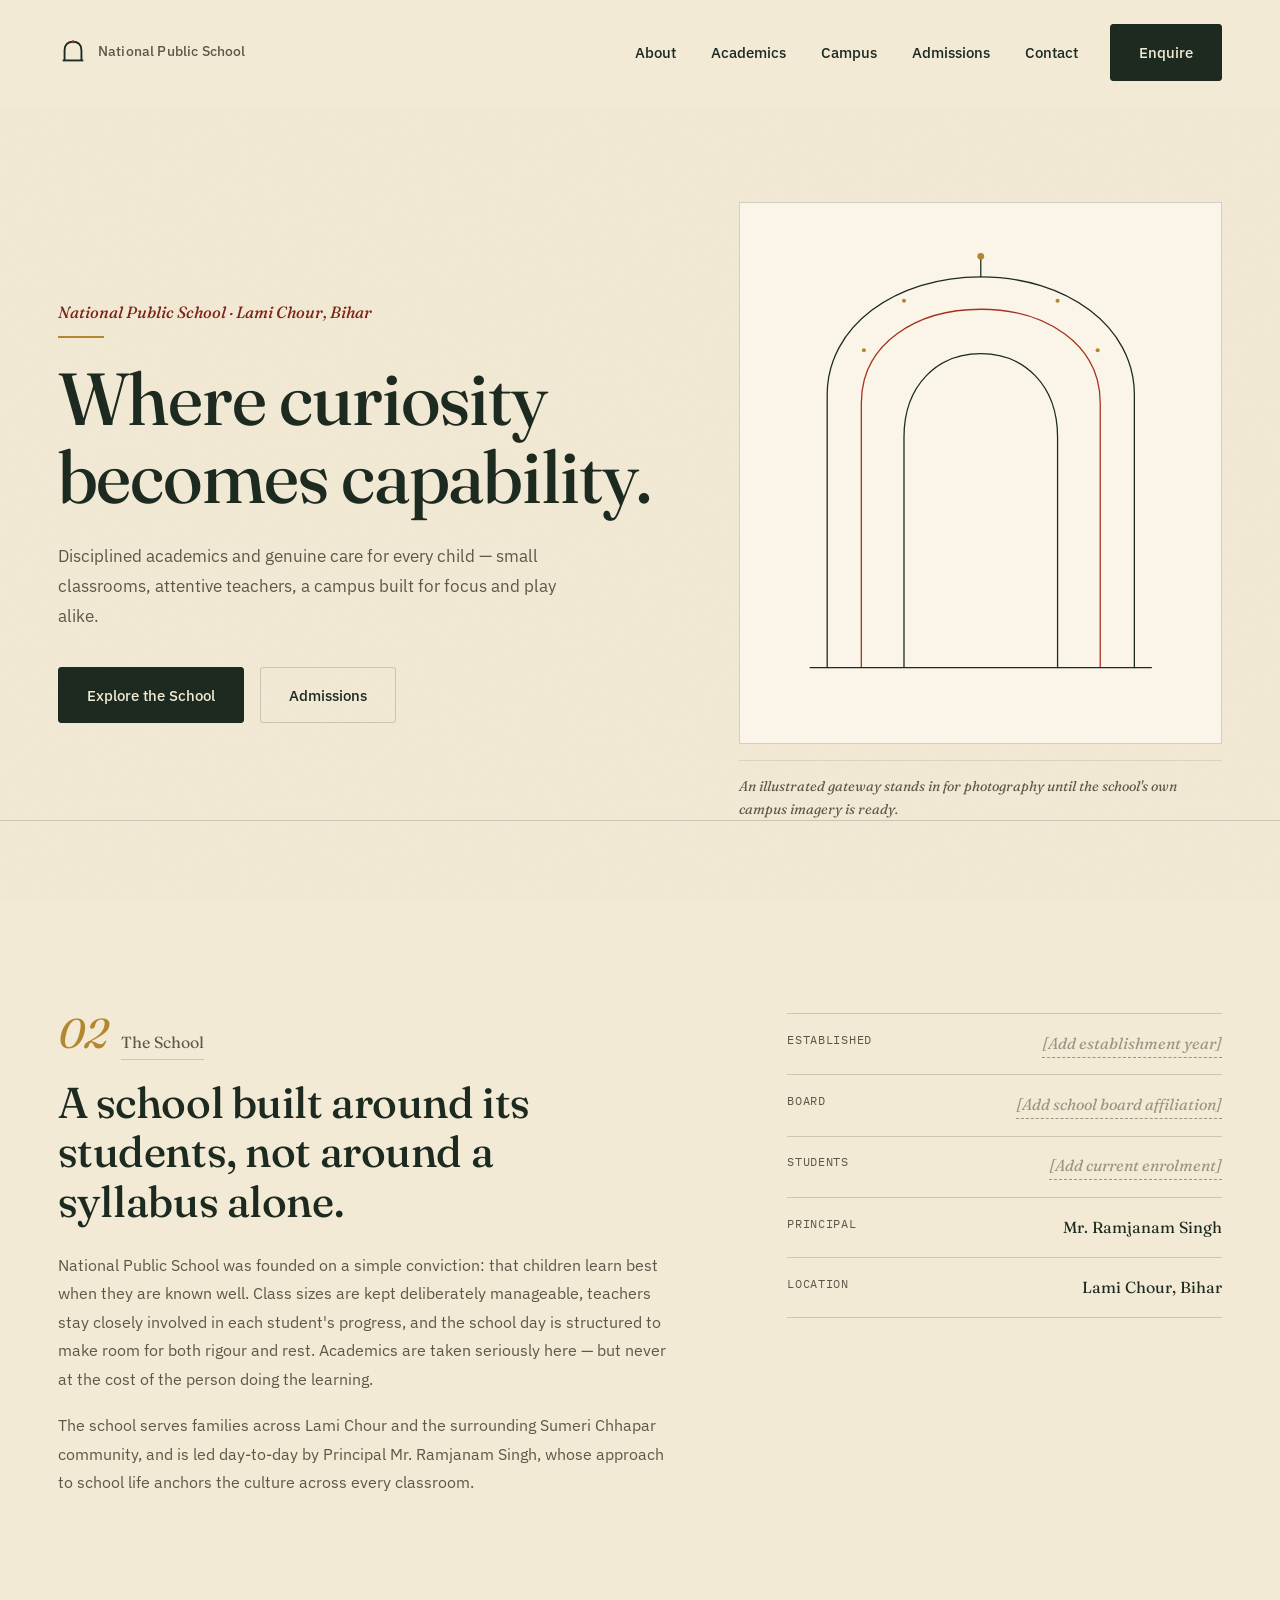
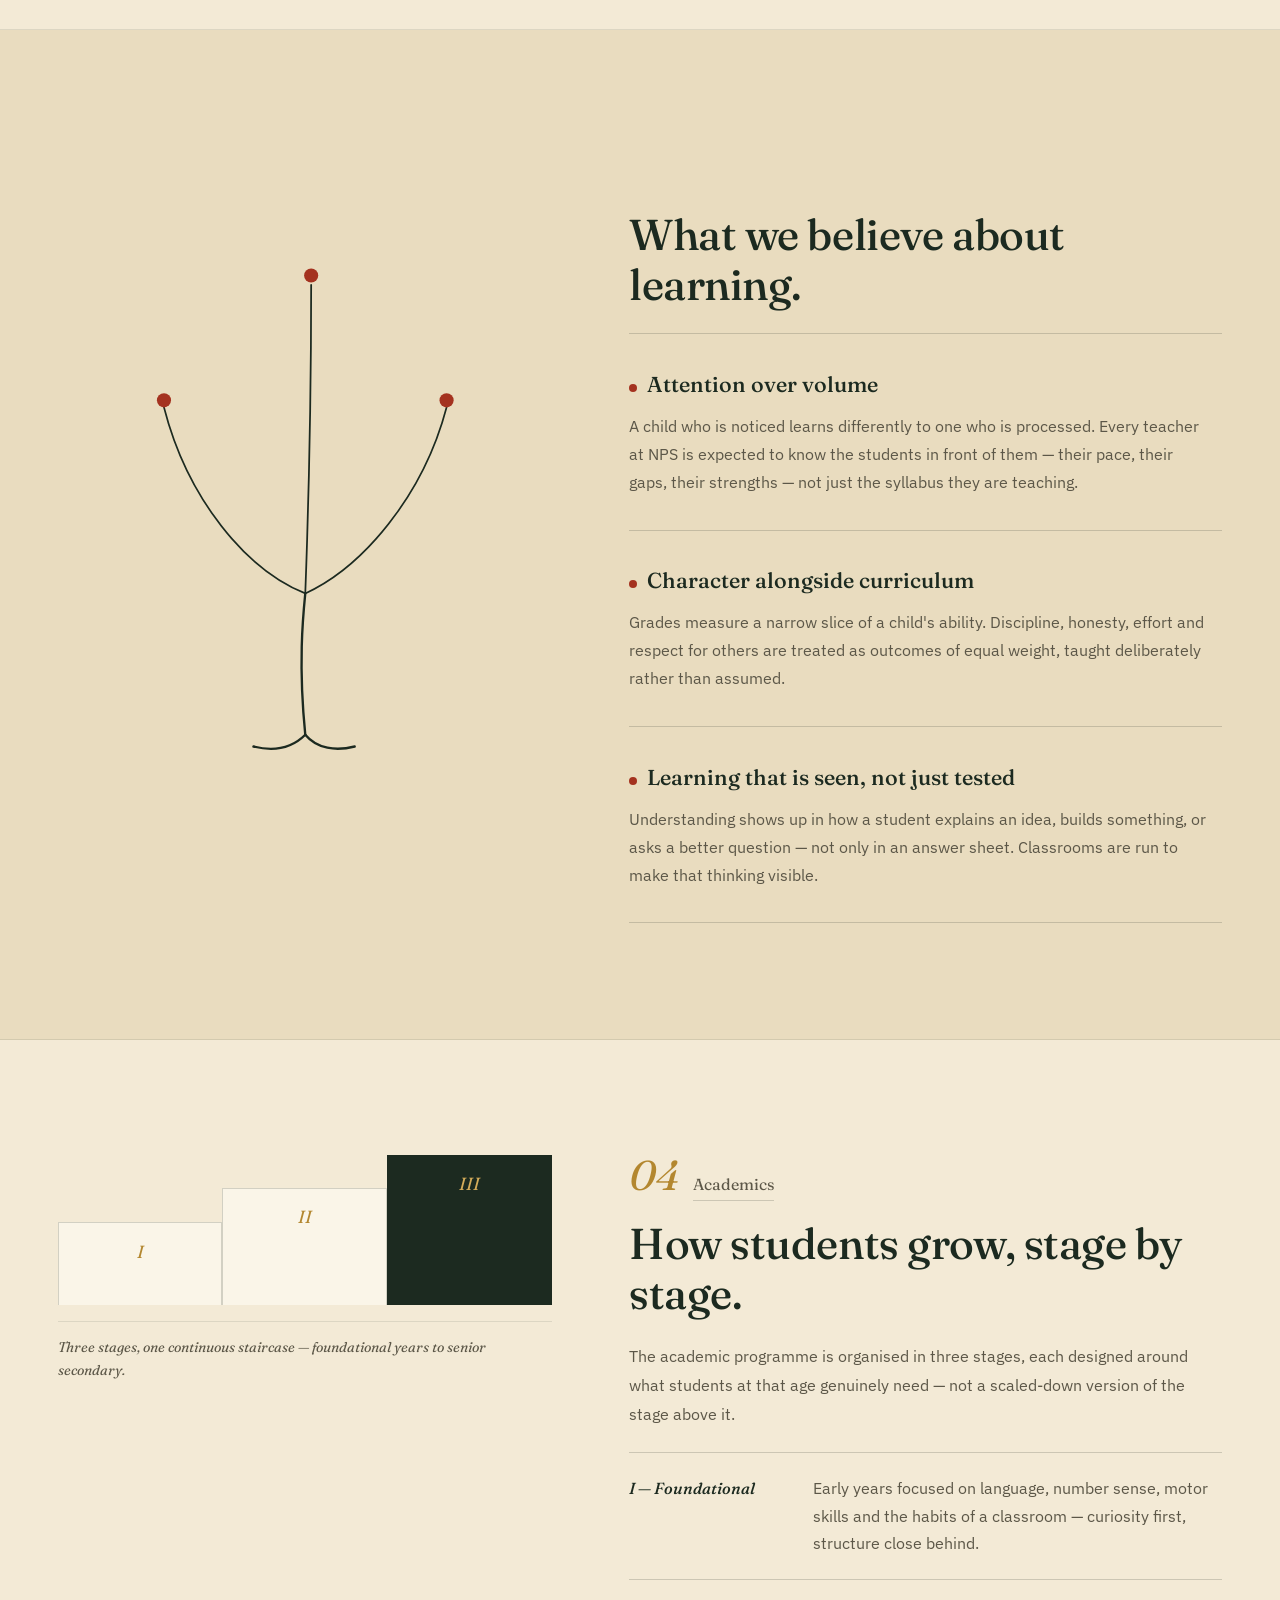
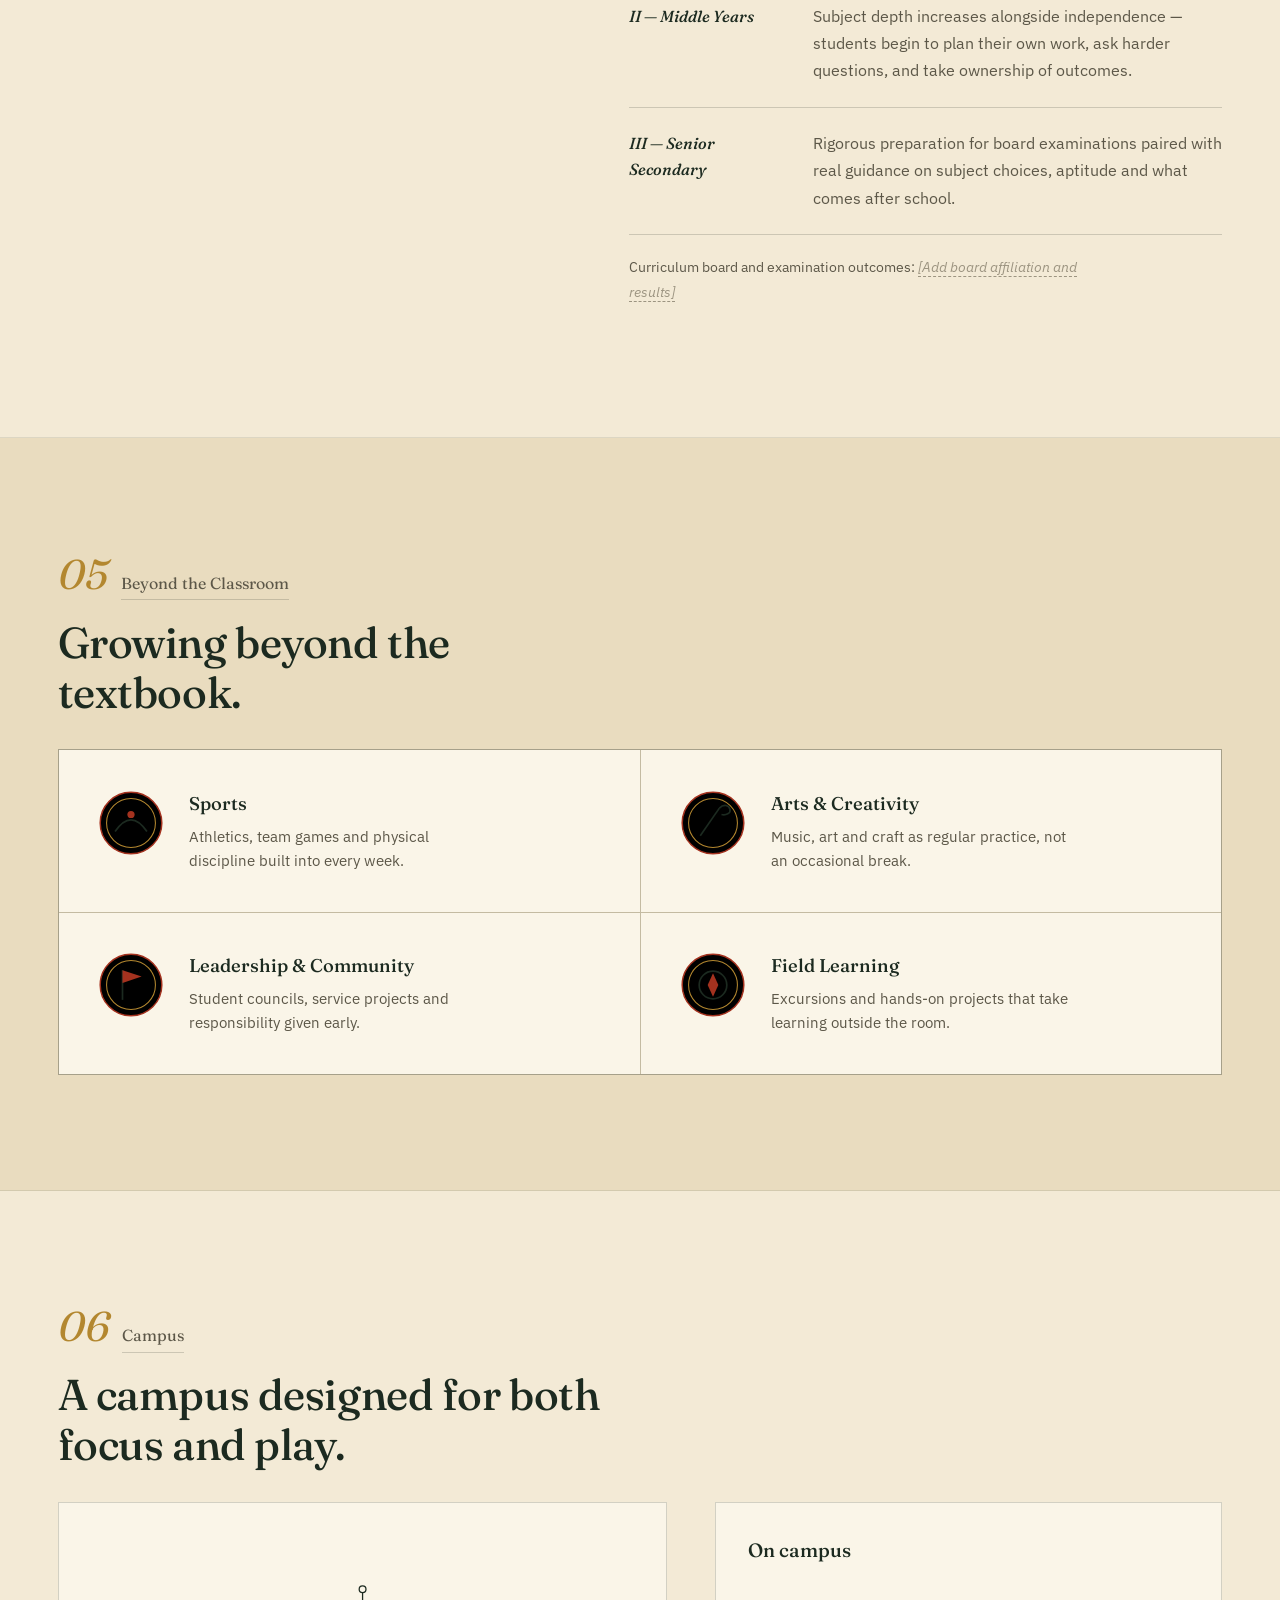
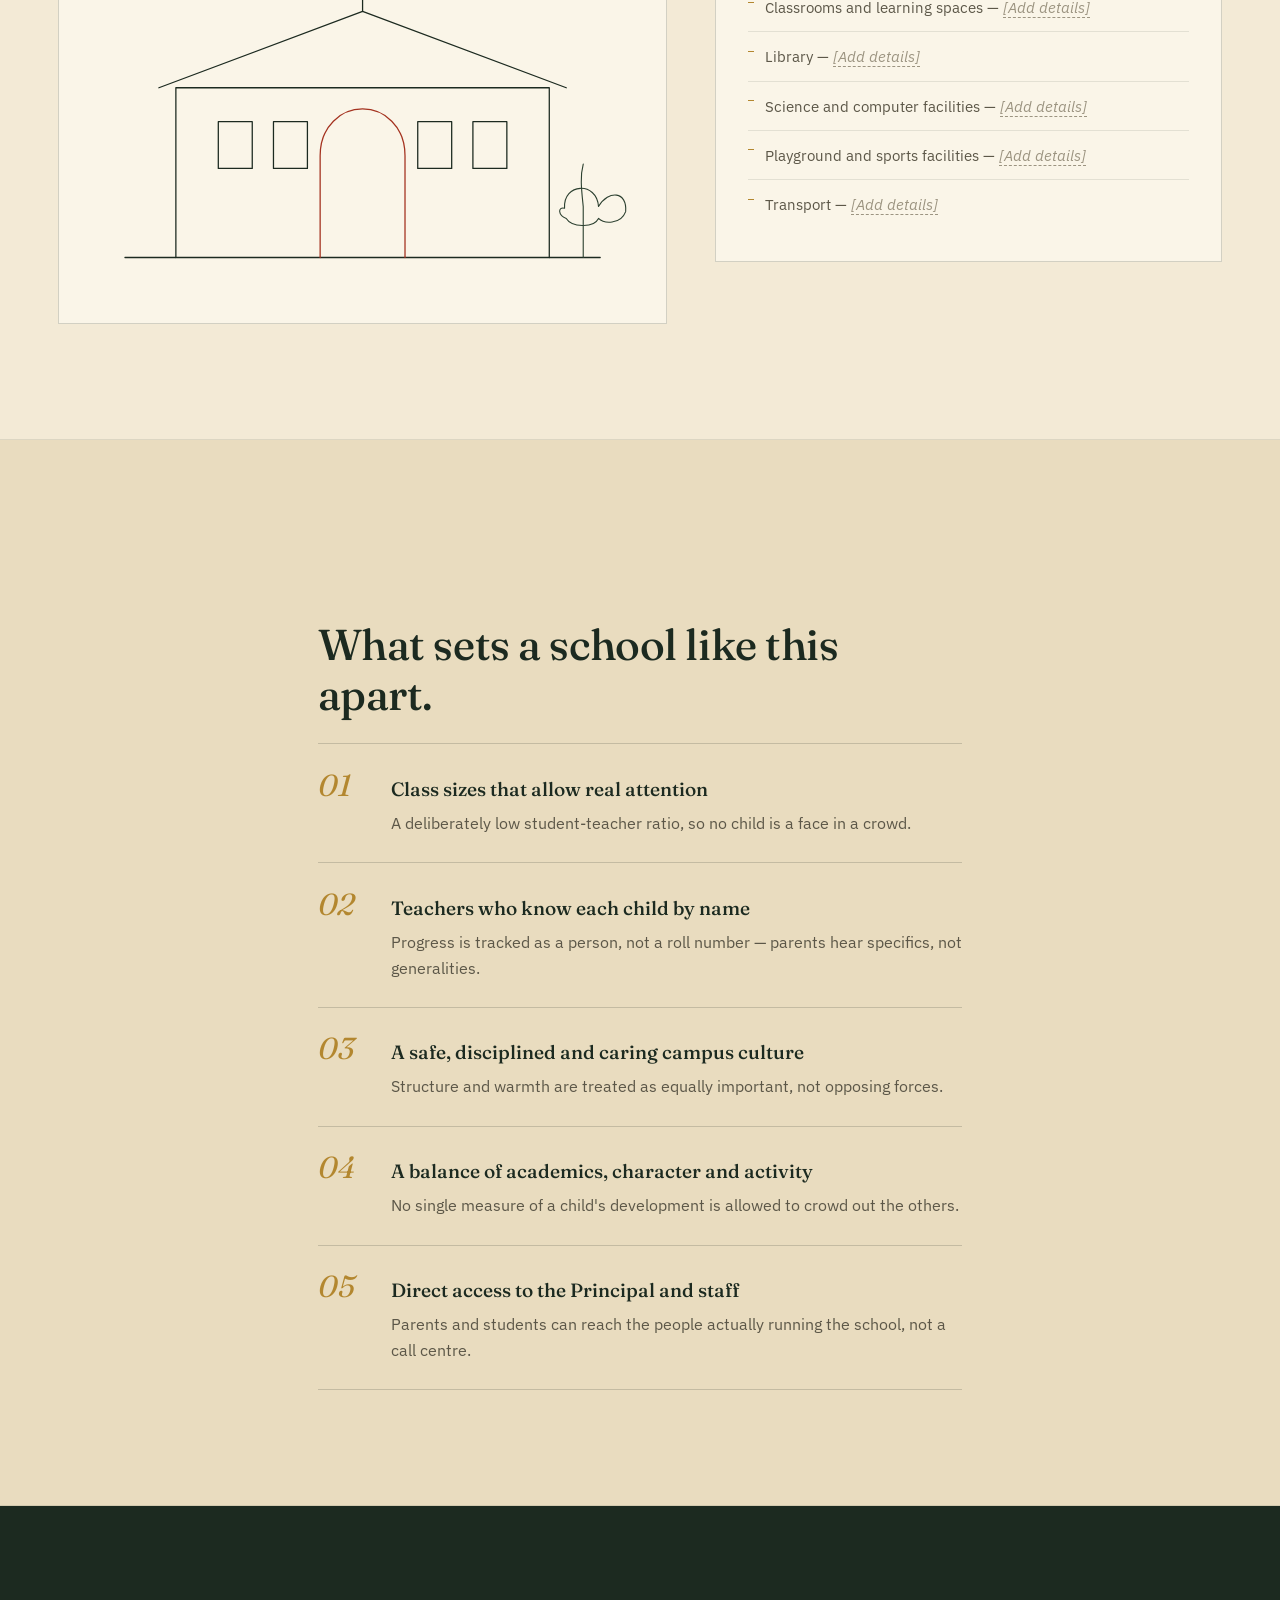
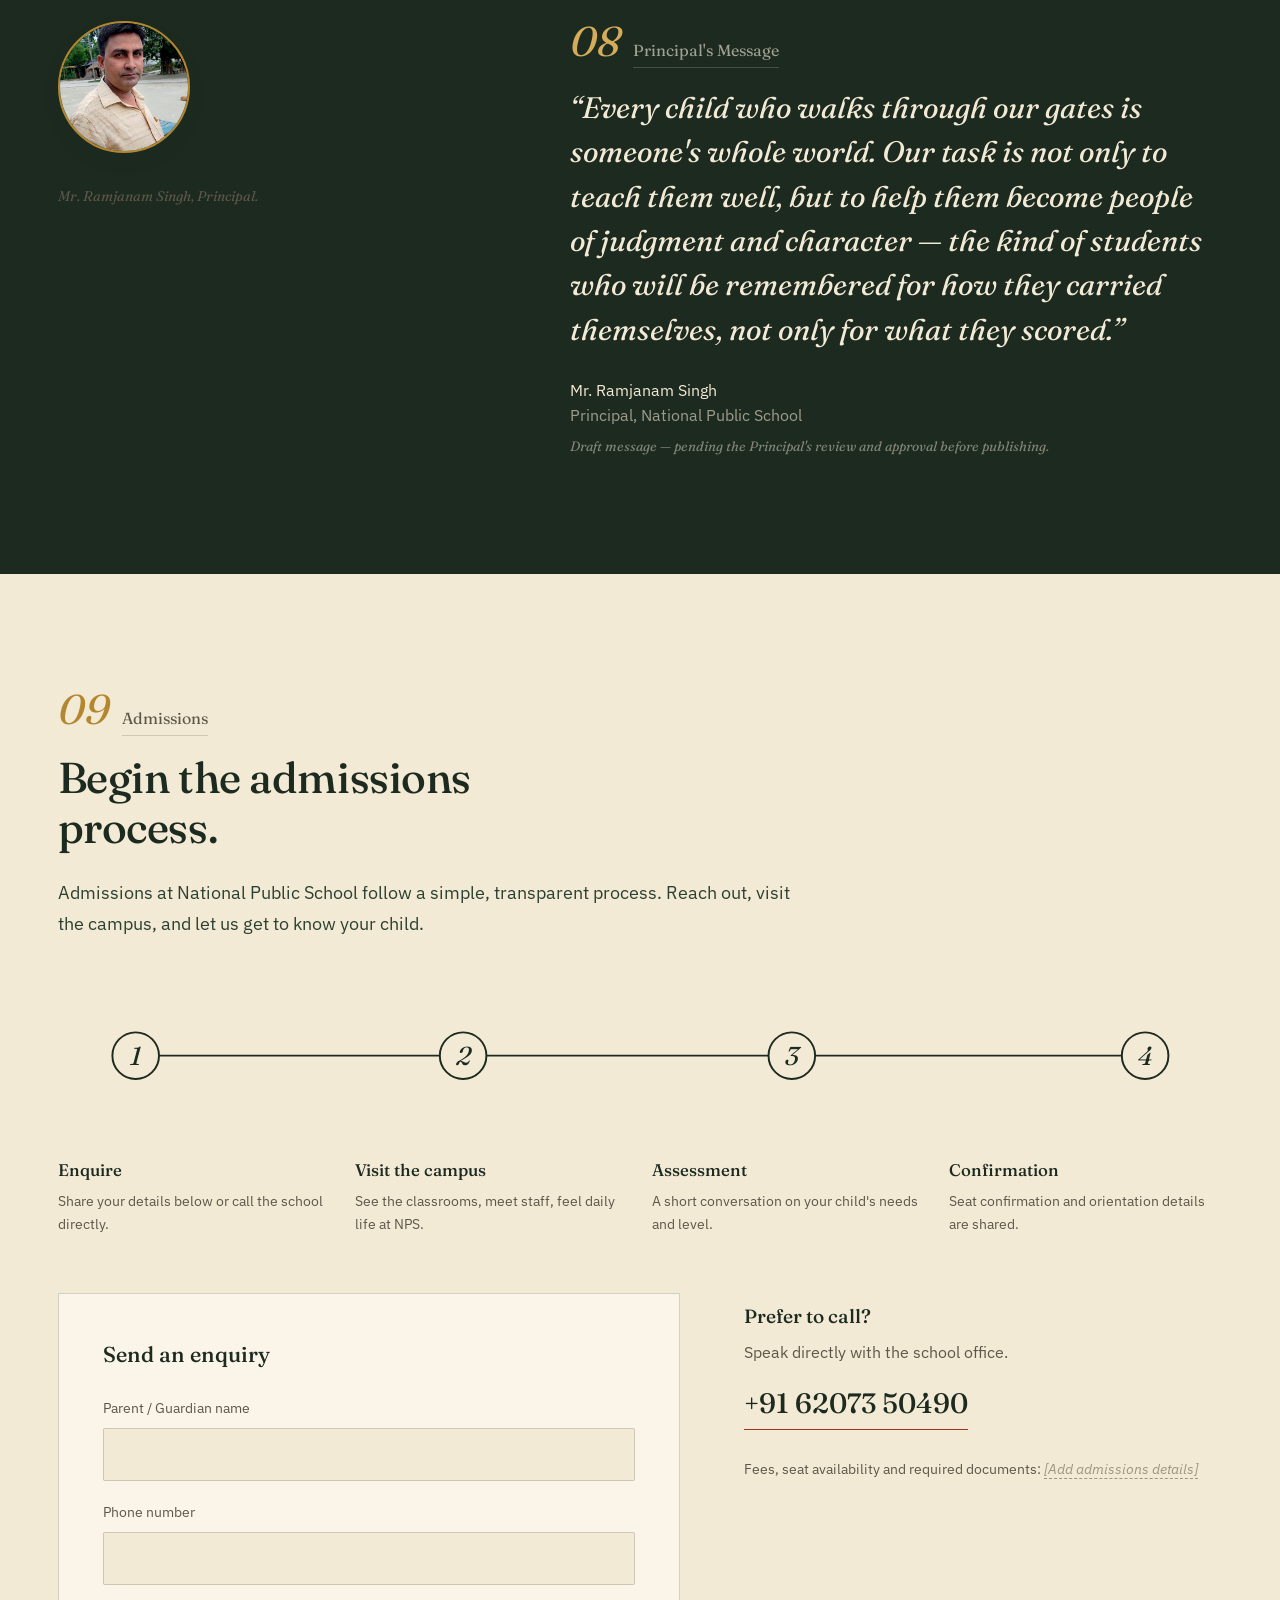
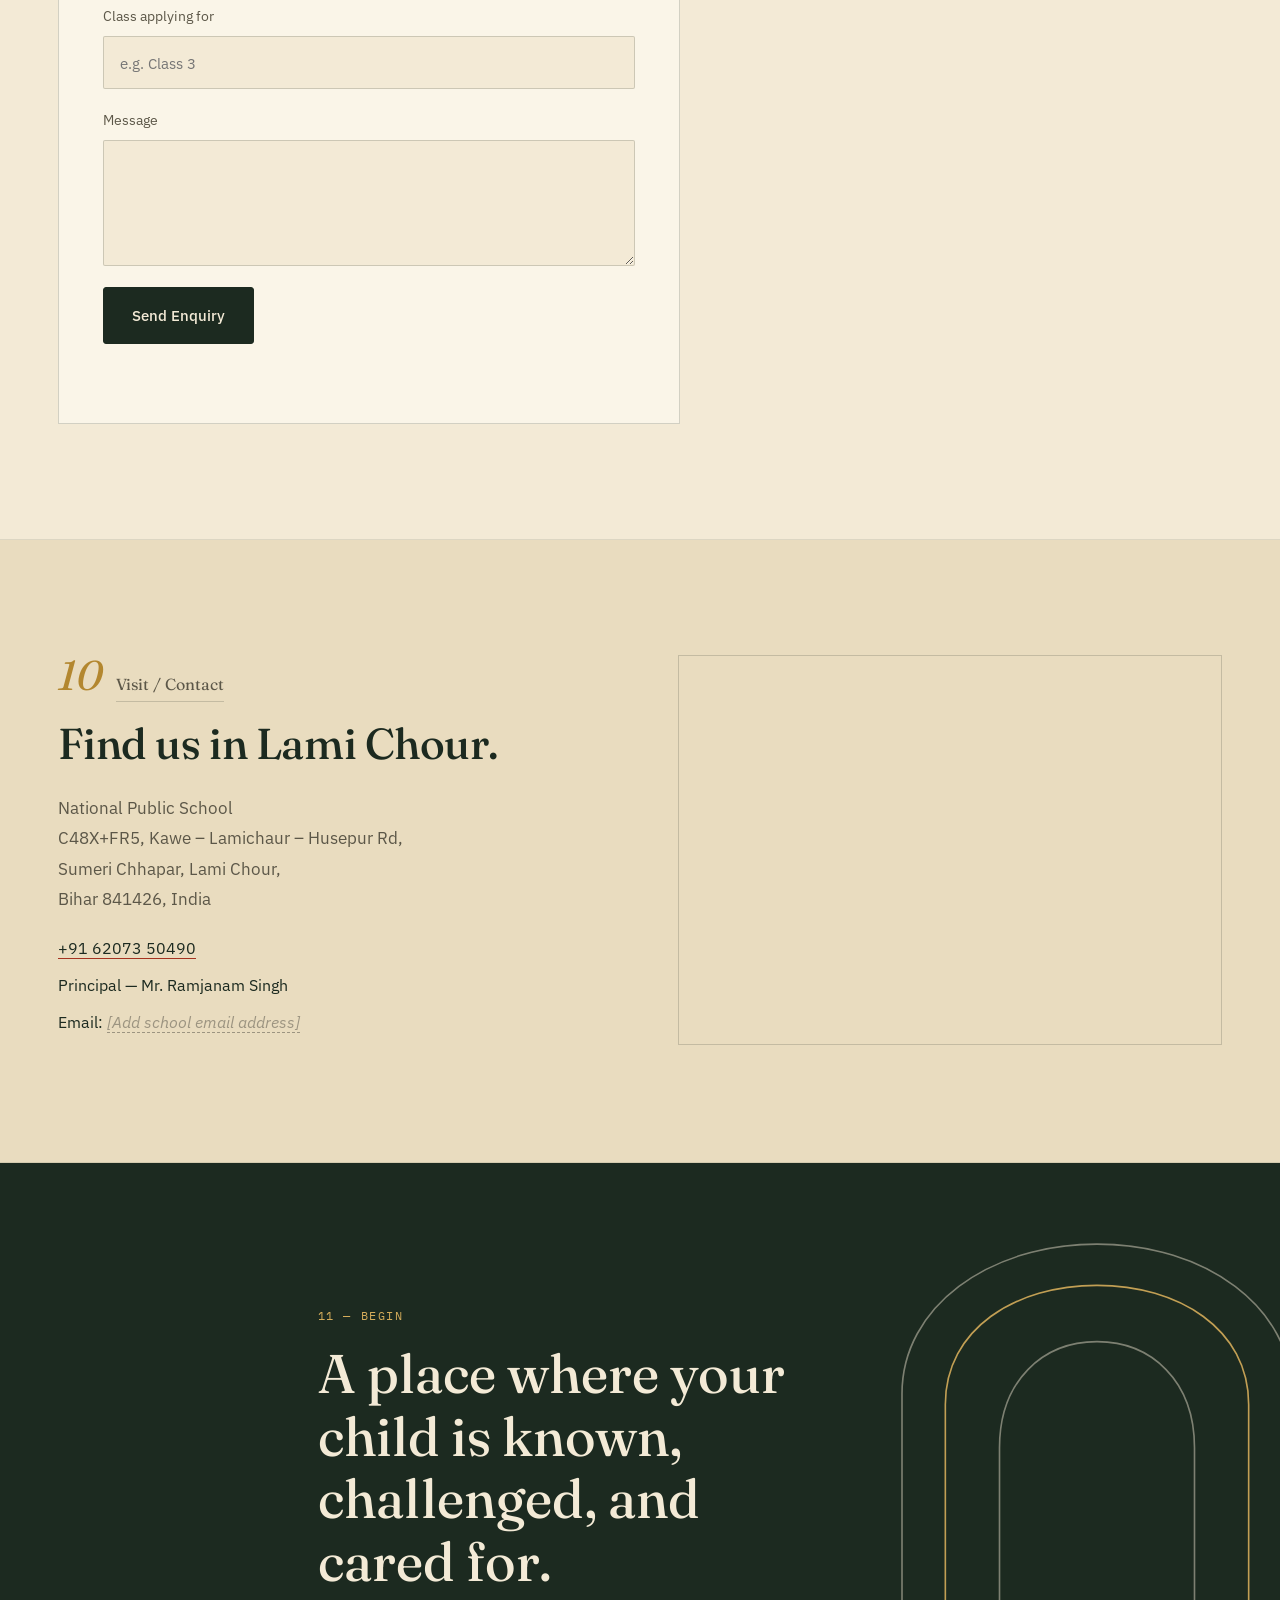
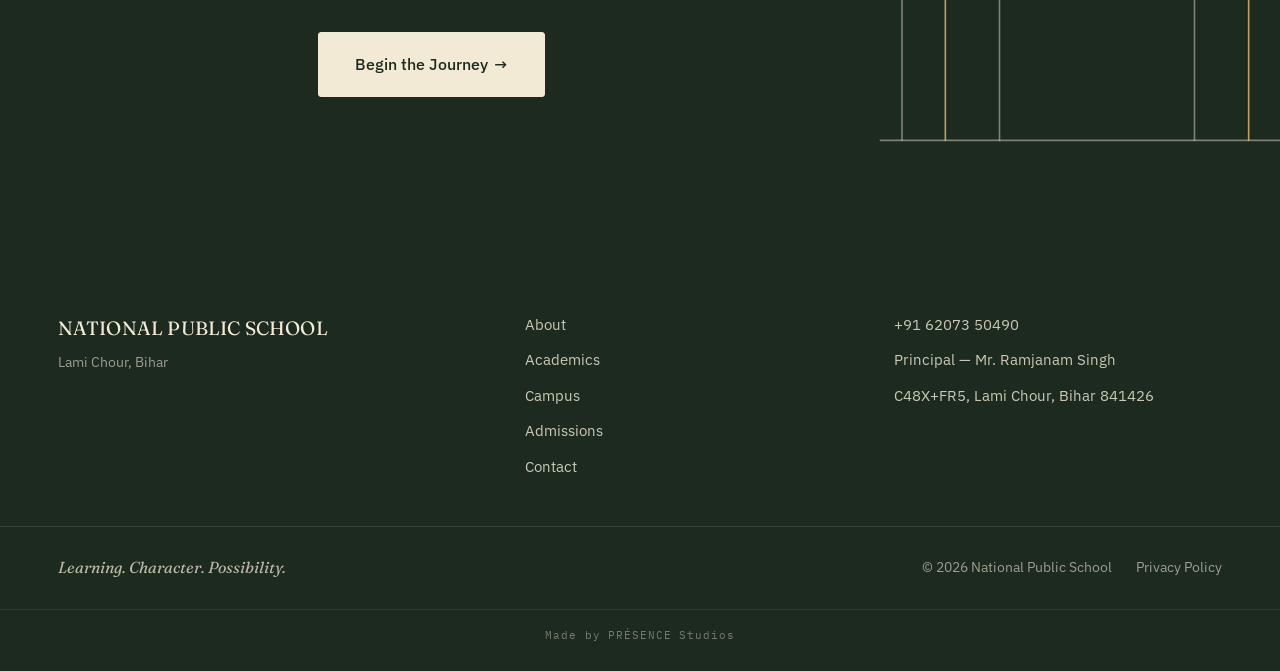
<file: index.html>
<!DOCTYPE html>
<html lang="en">
<head>
<meta charset="UTF-8">
<meta name="viewport" content="width=device-width, initial-scale=1.0">
<title>National Public School — Lami Chour, Bihar</title>
<meta name="description" content="National Public School, Lami Chour, Bihar. An institution built on disciplined academics, attentive teaching and genuine care for every student's growth.">
<meta name="theme-color" content="#1c2a20">
<link rel="icon" href="data:image/svg+xml,%3Csvg xmlns='http://www.w3.org/2000/svg' viewBox='0 0 64 64'%3E%3Crect width='64' height='64' rx='8' fill='%231c2a20'/%3E%3Cpath d='M14 50 V28 C14 16 22 10 32 10 C42 10 50 16 50 28 V50' stroke='%23f3ead6' stroke-width='3' fill='none'/%3E%3Ccircle cx='32' cy='10' r='3' fill='%23a4321f'/%3E%3C/svg%3E">
<link rel="preconnect" href="https://fonts.googleapis.com">
<link rel="preconnect" href="https://fonts.gstatic.com" crossorigin>
<link href="https://fonts.googleapis.com/css2?family=Fraunces:ital,opsz,wght@0,9..144,380;0,9..144,470;0,9..144,560;1,9..144,420&family=IBM+Plex+Sans:wght@400;500;600&family=IBM+Plex+Mono:wght@400;500&display=swap" rel="stylesheet">
<link rel="stylesheet" href="style.css">
</head>
<body>

<a class="skip-link" href="#main">Skip to main content</a>

<header class="site-header" id="siteHeader">
  <div class="nav-inner">
    <a class="brand" href="#top">
      <svg class="brand-glyph" viewBox="0 0 32 32" aria-hidden="true">
        <path class="bg-line" d="M7 25 V14 C7 8 11 5 16 5 C21 5 25 8 25 14 V25"/>
        <line class="bg-line" x1="5" y1="25" x2="27" y2="25"/>
        <circle class="bg-dot" cx="16" cy="5" r="1.6"/>
      </svg>
      <span class="brand-full">National&nbsp;Public&nbsp;School</span>
    </a>
    <nav class="primary-nav" aria-label="Primary">
      <ul>
        <li><a href="#school">About</a></li>
        <li><a href="#academics">Academics</a></li>
        <li><a href="#campus">Campus</a></li>
        <li><a href="#admissions">Admissions</a></li>
        <li><a href="#contact">Contact</a></li>
      </ul>
    </nav>
    <a class="btn btn-primary nav-cta" href="#admissions-form">Enquire</a>
    <button class="nav-toggle" id="navToggle" aria-expanded="false" aria-controls="mobileNav" aria-label="Open menu">
      <span></span><span></span><span></span>
    </button>
  </div>
</header>

<div class="mobile-nav" id="mobileNav">
  <nav aria-label="Mobile">
    <ul>
      <li><a href="#school">About</a></li>
      <li><a href="#academics">Academics</a></li>
      <li><a href="#campus">Campus</a></li>
      <li><a href="#admissions">Admissions</a></li>
      <li><a href="#contact">Contact</a></li>
    </ul>
  </nav>
  <a class="btn btn-primary mobile-cta" href="#admissions-form">Enquire Now</a>
  <div class="mobile-nav-foot">
    <a href="tel:+916207350490">+91 62073 50490</a>
    <span>Lami Chour, Bihar</span>
  </div>
</div>

<main id="main">

<section class="hero" id="top">
  <div class="hero-inner">
    <div class="hero-copy">
      <p class="hero-eyebrow reveal">National Public School · Lami Chour, Bihar</p>
      <h1 class="hero-headline reveal">Where curiosity becomes capability.</h1>
      <p class="hero-sub reveal">Disciplined academics and genuine care for every child — small classrooms, attentive teachers, a campus built for focus and play alike.</p>
      <div class="hero-actions reveal">
        <a class="btn btn-primary" href="#school">Explore the School</a>
        <a class="btn btn-ghost" href="#admissions">Admissions</a>
      </div>
    </div>
    <div class="hero-visual reveal">
      <div class="arch-panel" id="heroArch" data-draw>
        <svg viewBox="0 0 480 560" role="img" aria-label="Line illustration of a torana gateway arch, the school's welcoming mark">
          <path class="ink-line arch-outer" d="M60,500 C60,340 60,210 60,180 C60,100 140,42 240,42 C340,42 420,100 420,180 C420,210 420,340 420,500"/>
          <path class="ink-line arch-mid" d="M100,500 C100,340 100,220 100,190 C100,120 165,80 240,80 C315,80 380,120 380,190 C380,220 380,340 380,500"/>
          <path class="ink-line arch-inner" d="M150,500 L150,230 C150,168 190,132 240,132 C290,132 330,168 330,230 L330,500"/>
          <line class="ink-line arch-pillar" x1="40" y1="500" x2="440" y2="500"/>
          <line class="ink-line arch-pillar" x1="240" y1="42" x2="240" y2="20"/>
          <circle class="arch-dot" cx="240" cy="18" r="4"/>
          <circle class="arch-dot" cx="103" cy="128" r="2.4"/>
          <circle class="arch-dot" cx="377" cy="128" r="2.4"/>
          <circle class="arch-dot" cx="150" cy="70" r="2.4"/>
          <circle class="arch-dot" cx="330" cy="70" r="2.4"/>
        </svg>
      </div>
      <p class="img-note">An illustrated gateway stands in for photography until the school's own campus imagery is ready.</p>
    </div>
  </div>
  <div class="hero-line" aria-hidden="true"></div>
</section>

<section class="section" id="school">
  <div class="container split-60-40">
    <div class="split-main">
      <div class="section-mark reveal"><span class="mark-num">02</span><span class="mark-label">The School</span></div>
      <h2 class="section-heading reveal">A school built around its students, not around a syllabus alone.</h2>
      <p class="body-text reveal">National Public School was founded on a simple conviction: that children learn best when they are known well. Class sizes are kept deliberately manageable, teachers stay closely involved in each student's progress, and the school day is structured to make room for both rigour and rest. Academics are taken seriously here — but never at the cost of the person doing the learning.</p>
      <p class="body-text reveal">The school serves families across Lami Chour and the surrounding Sumeri Chhapar community, and is led day-to-day by Principal Mr. Ramjanam Singh, whose approach to school life anchors the culture across every classroom.</p>
    </div>
    <div class="split-aside reveal">
      <dl class="fact-sheet">
        <div class="fact-row">
          <dt>Established</dt>
          <dd class="placeholder" title="Placeholder — replace with verified information">[Add establishment year]</dd>
        </div>
        <div class="fact-row">
          <dt>Board</dt>
          <dd class="placeholder" title="Placeholder — replace with verified information">[Add school board affiliation]</dd>
        </div>
        <div class="fact-row">
          <dt>Students</dt>
          <dd class="placeholder" title="Placeholder — replace with verified information">[Add current enrolment]</dd>
        </div>
        <div class="fact-row">
          <dt>Principal</dt>
          <dd>Mr. Ramjanam Singh</dd>
        </div>
        <div class="fact-row">
          <dt>Location</dt>
          <dd>Lami Chour, Bihar</dd>
        </div>
      </dl>
    </div>
  </div>
</section>

<section class="section section-alt" id="philosophy">
  <div class="container split-45-55">
    <div class="split-aside reveal tree-wrap" data-draw>
      <svg viewBox="0 0 420 520" role="img" aria-label="Line illustration of a growing tree, one branch for each belief">
        <path class="ink-line tree-trunk" d="M210,500 C204,440 208,400 210,380"/>
        <path class="ink-line tree-trunk" d="M210,500 C220,512 236,514 252,510"/>
        <path class="ink-line tree-trunk" d="M210,500 C198,512 182,514 166,510"/>
        <path class="ink-line tree-branch" style="transition-delay:0.15s" d="M210,380 C160,360 110,300 90,222"/>
        <circle class="tree-bud" style="transition-delay:1.9s" cx="90" cy="216" r="6"/>
        <path class="ink-line tree-branch" style="transition-delay:0.35s" d="M210,380 C213,300 215,200 215,118"/>
        <circle class="tree-bud" style="transition-delay:2.1s" cx="215" cy="110" r="6"/>
        <path class="ink-line tree-branch" style="transition-delay:0.55s" d="M210,380 C258,358 310,298 330,222"/>
        <circle class="tree-bud" style="transition-delay:2.3s" cx="330" cy="216" r="6"/>
      </svg>
    </div>
    <div class="split-main">
      <div class="section-mark reveal"><span class="mark-num">03</span><span class="mark-label">Philosophy</span></div>
      <h2 class="section-heading reveal">What we believe about learning.</h2>
      <ul class="pillar-list">
        <li class="pillar reveal">
          <h3><span class="bud" aria-hidden="true"></span>Attention over volume</h3>
          <p>A child who is noticed learns differently to one who is processed. Every teacher at NPS is expected to know the students in front of them — their pace, their gaps, their strengths — not just the syllabus they are teaching.</p>
        </li>
        <li class="pillar reveal">
          <h3><span class="bud" aria-hidden="true"></span>Character alongside curriculum</h3>
          <p>Grades measure a narrow slice of a child's ability. Discipline, honesty, effort and respect for others are treated as outcomes of equal weight, taught deliberately rather than assumed.</p>
        </li>
        <li class="pillar reveal">
          <h3><span class="bud" aria-hidden="true"></span>Learning that is seen, not just tested</h3>
          <p>Understanding shows up in how a student explains an idea, builds something, or asks a better question — not only in an answer sheet. Classrooms are run to make that thinking visible.</p>
        </li>
      </ul>
    </div>
  </div>
</section>

<section class="section" id="academics">
  <div class="container split-45-55">
    <div class="split-aside reveal">
      <div class="stair" aria-hidden="true">
        <div class="stair-step"><span>I</span></div>
        <div class="stair-step"><span>II</span></div>
        <div class="stair-step"><span>III</span></div>
      </div>
      <p class="img-note">Three stages, one continuous staircase — foundational years to senior secondary.</p>
    </div>
    <div class="split-main">
      <div class="section-mark reveal"><span class="mark-num">04</span><span class="mark-label">Academics</span></div>
      <h2 class="section-heading reveal">How students grow, stage by stage.</h2>
      <p class="body-text reveal">The academic programme is organised in three stages, each designed around what students at that age genuinely need — not a scaled-down version of the stage above it.</p>
      <div class="stage-list">
        <div class="stage reveal">
          <span class="stage-tag">I — Foundational</span>
          <p>Early years focused on language, number sense, motor skills and the habits of a classroom — curiosity first, structure close behind.</p>
        </div>
        <div class="stage reveal">
          <span class="stage-tag">II — Middle Years</span>
          <p>Subject depth increases alongside independence — students begin to plan their own work, ask harder questions, and take ownership of outcomes.</p>
        </div>
        <div class="stage reveal">
          <span class="stage-tag">III — Senior Secondary</span>
          <p>Rigorous preparation for board examinations paired with real guidance on subject choices, aptitude and what comes after school.</p>
        </div>
      </div>
      <p class="body-text small-note reveal">Curriculum board and examination outcomes: <span class="placeholder" title="Placeholder — replace with verified information">[Add board affiliation and results]</span></p>
    </div>
  </div>
</section>

<section class="section section-alt" id="beyond">
  <div class="container wide">
    <div class="section-mark reveal"><span class="mark-num">05</span><span class="mark-label">Beyond the Classroom</span></div>
    <h2 class="section-heading reveal">Growing beyond the textbook.</h2>
    <div class="medallion-grid">
      <div class="medallion-card reveal">
        <svg class="medallion" viewBox="0 0 64 64" role="img" aria-label="Sports emblem">
          <circle class="med-ring-outer" cx="32" cy="32" r="29"/>
          <circle class="med-ring-inner" cx="32" cy="32" r="23"/>
          <path class="med-glyph" d="M17,40 Q32,18 47,40" fill="none"/>
          <circle class="med-fill" cx="32" cy="24" r="3.4"/>
        </svg>
        <div class="medallion-text">
          <h3>Sports</h3>
          <p>Athletics, team games and physical discipline built into every week.</p>
        </div>
      </div>
      <div class="medallion-card reveal">
        <svg class="medallion" viewBox="0 0 64 64" role="img" aria-label="Arts and creativity emblem">
          <circle class="med-ring-outer" cx="32" cy="32" r="29"/>
          <circle class="med-ring-inner" cx="32" cy="32" r="23"/>
          <path class="med-glyph" d="M20,44 L38,18" fill="none"/>
          <path class="med-glyph" d="M38,18 C42,14 47,15 48,19 C49,23 44,25 40,24" fill="none"/>
        </svg>
        <div class="medallion-text">
          <h3>Arts &amp; Creativity</h3>
          <p>Music, art and craft as regular practice, not an occasional break.</p>
        </div>
      </div>
      <div class="medallion-card reveal">
        <svg class="medallion" viewBox="0 0 64 64" role="img" aria-label="Leadership and community emblem">
          <circle class="med-ring-outer" cx="32" cy="32" r="29"/>
          <circle class="med-ring-inner" cx="32" cy="32" r="23"/>
          <line class="med-glyph" x1="24" y1="46" x2="24" y2="18"/>
          <path class="med-fill" d="M24,18 L42,24 L24,30 Z"/>
        </svg>
        <div class="medallion-text">
          <h3>Leadership &amp; Community</h3>
          <p>Student councils, service projects and responsibility given early.</p>
        </div>
      </div>
      <div class="medallion-card reveal">
        <svg class="medallion" viewBox="0 0 64 64" role="img" aria-label="Field learning emblem">
          <circle class="med-ring-outer" cx="32" cy="32" r="29"/>
          <circle class="med-ring-inner" cx="32" cy="32" r="23"/>
          <circle class="med-glyph" cx="32" cy="32" r="13" fill="none"/>
          <path class="med-fill" d="M32,21 L37,32 L32,43 L27,32 Z"/>
        </svg>
        <div class="medallion-text">
          <h3>Field Learning</h3>
          <p>Excursions and hands-on projects that take learning outside the room.</p>
        </div>
      </div>
    </div>
  </div>
</section>

<section class="section" id="campus">
  <div class="container wide">
    <div class="section-mark reveal"><span class="mark-num">06</span><span class="mark-label">Campus</span></div>
    <h2 class="section-heading reveal">A campus designed for both focus and play.</h2>
    <div class="campus-grid">
      <div class="campus-illustration reveal" data-draw>
        <svg viewBox="0 0 640 420" role="img" aria-label="Line illustration of the school building facade">
          <line class="ink-line building-line" x1="40" y1="380" x2="600" y2="380"/>
          <path class="ink-line building-line" d="M100,380 L100,180 L540,180 L540,380"/>
          <path class="ink-line building-line" d="M80,180 L320,90 L560,180"/>
          <line class="ink-line building-line" x1="320" y1="90" x2="320" y2="68"/>
          <circle class="ink-line building-line" cx="320" cy="64" r="4"/>
          <path class="ink-line building-accent" d="M270,380 L270,260 C270,225 295,205 320,205 C345,205 370,225 370,260 L370,380"/>
          <path class="ink-line building-line" d="M150,220 L190,220 L190,275 L150,275 Z"/>
          <path class="ink-line building-line" d="M215,220 L255,220 L255,275 L215,275 Z"/>
          <path class="ink-line building-line" d="M385,220 L425,220 L425,275 L385,275 Z"/>
          <path class="ink-line building-line" d="M450,220 L490,220 L490,275 L450,275 Z"/>
          <path class="ink-line building-tree" d="M580,380 L580,320 C578,300 576,285 580,270"/>
          <path class="ink-line building-tree" d="M558,322 C556,292 596,290 598,320 C610,300 632,302 630,326 C624,342 604,340 598,334 C592,346 566,344 560,334 C550,330 550,320 558,322 Z"/>
        </svg>
      </div>
      <div class="campus-facts reveal">
        <h3>On campus</h3>
        <ul class="facilities">
          <li>Classrooms and learning spaces — <span class="placeholder" title="Placeholder — replace with verified information">[Add details]</span></li>
          <li>Library — <span class="placeholder" title="Placeholder — replace with verified information">[Add details]</span></li>
          <li>Science and computer facilities — <span class="placeholder" title="Placeholder — replace with verified information">[Add details]</span></li>
          <li>Playground and sports facilities — <span class="placeholder" title="Placeholder — replace with verified information">[Add details]</span></li>
          <li>Transport — <span class="placeholder" title="Placeholder — replace with verified information">[Add details]</span></li>
        </ul>
      </div>
    </div>
  </div>
</section>

<section class="section section-alt" id="why">
  <div class="container narrow">
    <div class="section-mark reveal"><span class="mark-num">07</span><span class="mark-label">Why National Public School</span></div>
    <h2 class="section-heading reveal">What sets a school like this apart.</h2>
    <ul class="reason-list">
      <li class="reveal">
        <span class="reason-num">01</span>
        <div>
          <h3>Class sizes that allow real attention</h3>
          <p>A deliberately low student-teacher ratio, so no child is a face in a crowd.</p>
        </div>
      </li>
      <li class="reveal">
        <span class="reason-num">02</span>
        <div>
          <h3>Teachers who know each child by name</h3>
          <p>Progress is tracked as a person, not a roll number — parents hear specifics, not generalities.</p>
        </div>
      </li>
      <li class="reveal">
        <span class="reason-num">03</span>
        <div>
          <h3>A safe, disciplined and caring campus culture</h3>
          <p>Structure and warmth are treated as equally important, not opposing forces.</p>
        </div>
      </li>
      <li class="reveal">
        <span class="reason-num">04</span>
        <div>
          <h3>A balance of academics, character and activity</h3>
          <p>No single measure of a child's development is allowed to crowd out the others.</p>
        </div>
      </li>
      <li class="reveal">
        <span class="reason-num">05</span>
        <div>
          <h3>Direct access to the Principal and staff</h3>
          <p>Parents and students can reach the people actually running the school, not a call centre.</p>
        </div>
      </li>
    </ul>
  </div>
</section>

<section class="section section-dark" id="principal">
  <div class="container split-40-60">
    <div class="split-aside reveal">
  <div class="seal-photo">
    <img src="Mama.jpg" alt="Mr. Ramjanam Singh, Principal of National Public School">
  </div>
  <p class="img-note">Mr. Ramjanam Singh, Principal.</p>
    </div>
    <div class="split-main">
      <div class="section-mark reveal"><span class="mark-num">08</span><span class="mark-label">Principal's Message</span></div>
      <blockquote class="principal-quote reveal">
        <p>Every child who walks through our gates is someone's whole world. Our task is not only to teach them well, but to help them become people of judgment and character — the kind of students who will be remembered for how they carried themselves, not only for what they scored.</p>
      </blockquote>
      <p class="principal-attribution reveal">Mr. Ramjanam Singh<br><span>Principal, National Public School</span></p>
      <p class="draft-note reveal">Draft message — pending the Principal's review and approval before publishing.</p>
    </div>
  </div>
</section>

<section class="section" id="admissions">
  <div class="container">
    <div class="section-mark reveal"><span class="mark-num">09</span><span class="mark-label">Admissions</span></div>
    <h2 class="section-heading reveal">Begin the admissions process.</h2>
    <p class="body-text lead-text reveal">Admissions at National Public School follow a simple, transparent process. Reach out, visit the campus, and let us get to know your child.</p>

    <div class="journey reveal" data-draw>
      <svg viewBox="0 0 900 120" role="img" aria-label="Four-step admissions journey">
        <line class="ink-line journey-line" x1="60" y1="60" x2="840" y2="60"/>
        <circle class="ink-line journey-node" cx="60" cy="60" r="18"/>
        <circle class="ink-line journey-node" cx="313" cy="60" r="18"/>
        <circle class="ink-line journey-node" cx="567" cy="60" r="18"/>
        <circle class="ink-line journey-node" cx="840" cy="60" r="18"/>
        <text class="journey-num" x="60" y="67">1</text>
        <text class="journey-num" x="313" y="67">2</text>
        <text class="journey-num" x="567" y="67">3</text>
        <text class="journey-num" x="840" y="67">4</text>
      </svg>
      <div class="journey-labels">
        <div>
          <h3>Enquire</h3>
          <p>Share your details below or call the school directly.</p>
        </div>
        <div>
          <h3>Visit the campus</h3>
          <p>See the classrooms, meet staff, feel daily life at NPS.</p>
        </div>
        <div>
          <h3>Assessment</h3>
          <p>A short conversation on your child's needs and level.</p>
        </div>
        <div>
          <h3>Confirmation</h3>
          <p>Seat confirmation and orientation details are shared.</p>
        </div>
      </div>
    </div>

    <div class="admissions-grid">
      <form class="enquiry-form reveal" id="enquiryForm" novalidate>
        <h3 id="admissions-form">Send an enquiry</h3>
        <div class="form-row">
          <label for="parentName">Parent / Guardian name</label>
          <input type="text" id="parentName" name="parentName" autocomplete="name" required>
        </div>
        <div class="form-row">
          <label for="parentPhone">Phone number</label>
          <input type="tel" id="parentPhone" name="parentPhone" autocomplete="tel" required>
        </div>
        <div class="form-row">
          <label for="admissionClass">Class applying for</label>
          <input type="text" id="admissionClass" name="admissionClass" placeholder="e.g. Class 3" autocomplete="off">
        </div>
        <div class="form-row">
          <label for="enquiryMessage">Message</label>
          <textarea id="enquiryMessage" name="enquiryMessage" rows="4"></textarea>
        </div>
        <button class="btn btn-primary" type="submit">Send Enquiry</button>
        <p class="form-status" id="formStatus" role="status" aria-live="polite"></p>
      </form>
      <div class="admissions-note reveal">
        <h3>Prefer to call?</h3>
        <p>Speak directly with the school office.</p>
        <a class="phone-link" href="tel:+916207350490">+91 62073 50490</a>
        <p class="body-text small-note">Fees, seat availability and required documents: <span class="placeholder" title="Placeholder — replace with verified information">[Add admissions details]</span></p>
      </div>
    </div>
  </div>
</section>

<section class="section section-alt" id="contact">
  <div class="container split-50-50">
    <div class="split-main reveal">
      <div class="section-mark"><span class="mark-num">10</span><span class="mark-label">Visit / Contact</span></div>
      <h2 class="section-heading">Find us in Lami Chour.</h2>
      <address class="contact-address">
        National Public School<br>
        C48X+FR5, Kawe – Lamichaur – Husepur Rd,<br>
        Sumeri Chhapar, Lami Chour,<br>
        Bihar 841426, India
      </address>
      <p class="contact-line"><a href="tel:+916207350490">+91 62073 50490</a></p>
      <p class="contact-line">Principal — Mr. Ramjanam Singh</p>
      <p class="contact-line email-line">Email: <span class="placeholder" title="Placeholder — replace with verified information">[Add school email address]</span></p>
    </div>
    <div class="map-frame reveal">
      <iframe
        title="Map showing National Public School, Lami Chour, Bihar"
        src="https://www.google.com/maps?q=C48X%2BFR5%2C+Kawe+%E2%80%93+Lamichaur+%E2%80%93+Husepur+Rd%2C+Sumeri+Chhapar%2C+Lami+Chour%2C+Bihar+841426&output=embed"
        loading="lazy"
        referrerpolicy="no-referrer-when-downgrade">
      </iframe>
    </div>
  </div>
</section>

<section class="closing" id="closing">
  <div class="closing-arch" aria-hidden="true">
    <svg viewBox="0 0 480 560">
      <path class="ink-line arch-outer is-drawn" d="M60,500 C60,340 60,210 60,180 C60,100 140,42 240,42 C340,42 420,100 420,180 C420,210 420,340 420,500"/>
      <path class="ink-line arch-mid is-drawn" d="M100,500 C100,340 100,220 100,190 C100,120 165,80 240,80 C315,80 380,120 380,190 C380,220 380,340 380,500"/>
      <path class="ink-line arch-inner is-drawn" d="M150,500 L150,230 C150,168 190,132 240,132 C290,132 330,168 330,230 L330,500"/>
      <line class="ink-line arch-pillar is-drawn" x1="40" y1="500" x2="440" y2="500"/>
      <circle class="arch-dot is-drawn" cx="240" cy="18" r="4"/>
    </svg>
  </div>
  <div class="container narrow">
    <p class="eyebrow reveal">11 — Begin</p>
    <h2 class="closing-headline reveal">A place where your child is known, challenged, and cared for.</h2>
    <a class="btn btn-primary btn-large reveal" href="#admissions-form">Begin the Journey<span aria-hidden="true"> →</span></a>
  </div>
</section>

</main>

<footer class="site-footer">
  <div class="container footer-grid">
    <div class="footer-brand">
      <span class="footer-mark">NATIONAL PUBLIC SCHOOL</span>
      <span class="footer-place">Lami Chour, Bihar</span>
    </div>
    <nav class="footer-nav" aria-label="Footer">
      <a href="#school">About</a>
      <a href="#academics">Academics</a>
      <a href="#campus">Campus</a>
      <a href="#admissions">Admissions</a>
      <a href="#contact">Contact</a>
    </nav>
    <div class="footer-contact">
      <a href="tel:+916207350490">+91 62073 50490</a>
      <span>Principal — Mr. Ramjanam Singh</span>
      <span>C48X+FR5, Lami Chour, Bihar 841426</span>
    </div>
  </div>
  <div class="container footer-bottom">
    <p class="footer-tagline">Learning. Character. Possibility.</p>
    <div class="footer-legal">
      <span>© <span id="year"></span> National Public School</span>
      <a href="privacy.html">Privacy Policy</a>
    </div>
  </div>
  <div class="footer-signature">
    <p>Made by PRÉSENCE Studios</p>
  </div>
</footer>

<script src="script.js"></script>
</body>
</html>
</file>
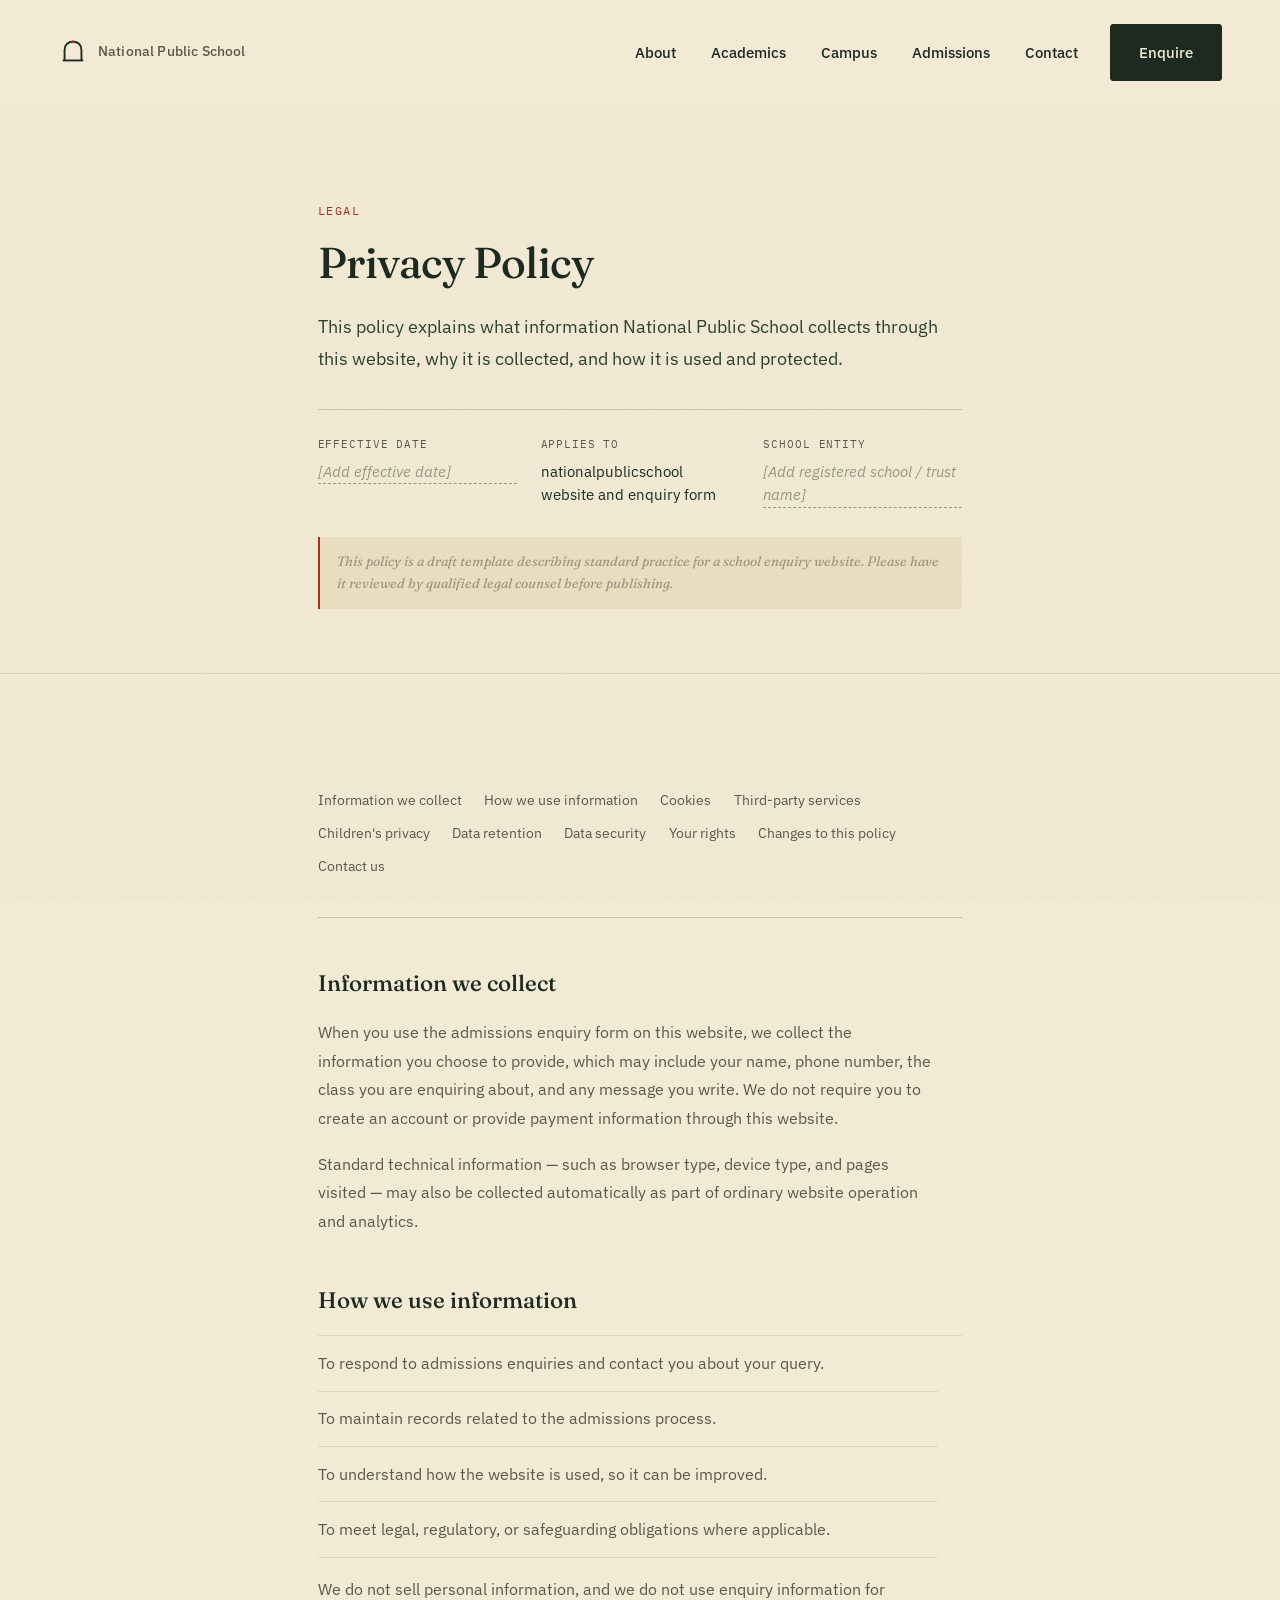
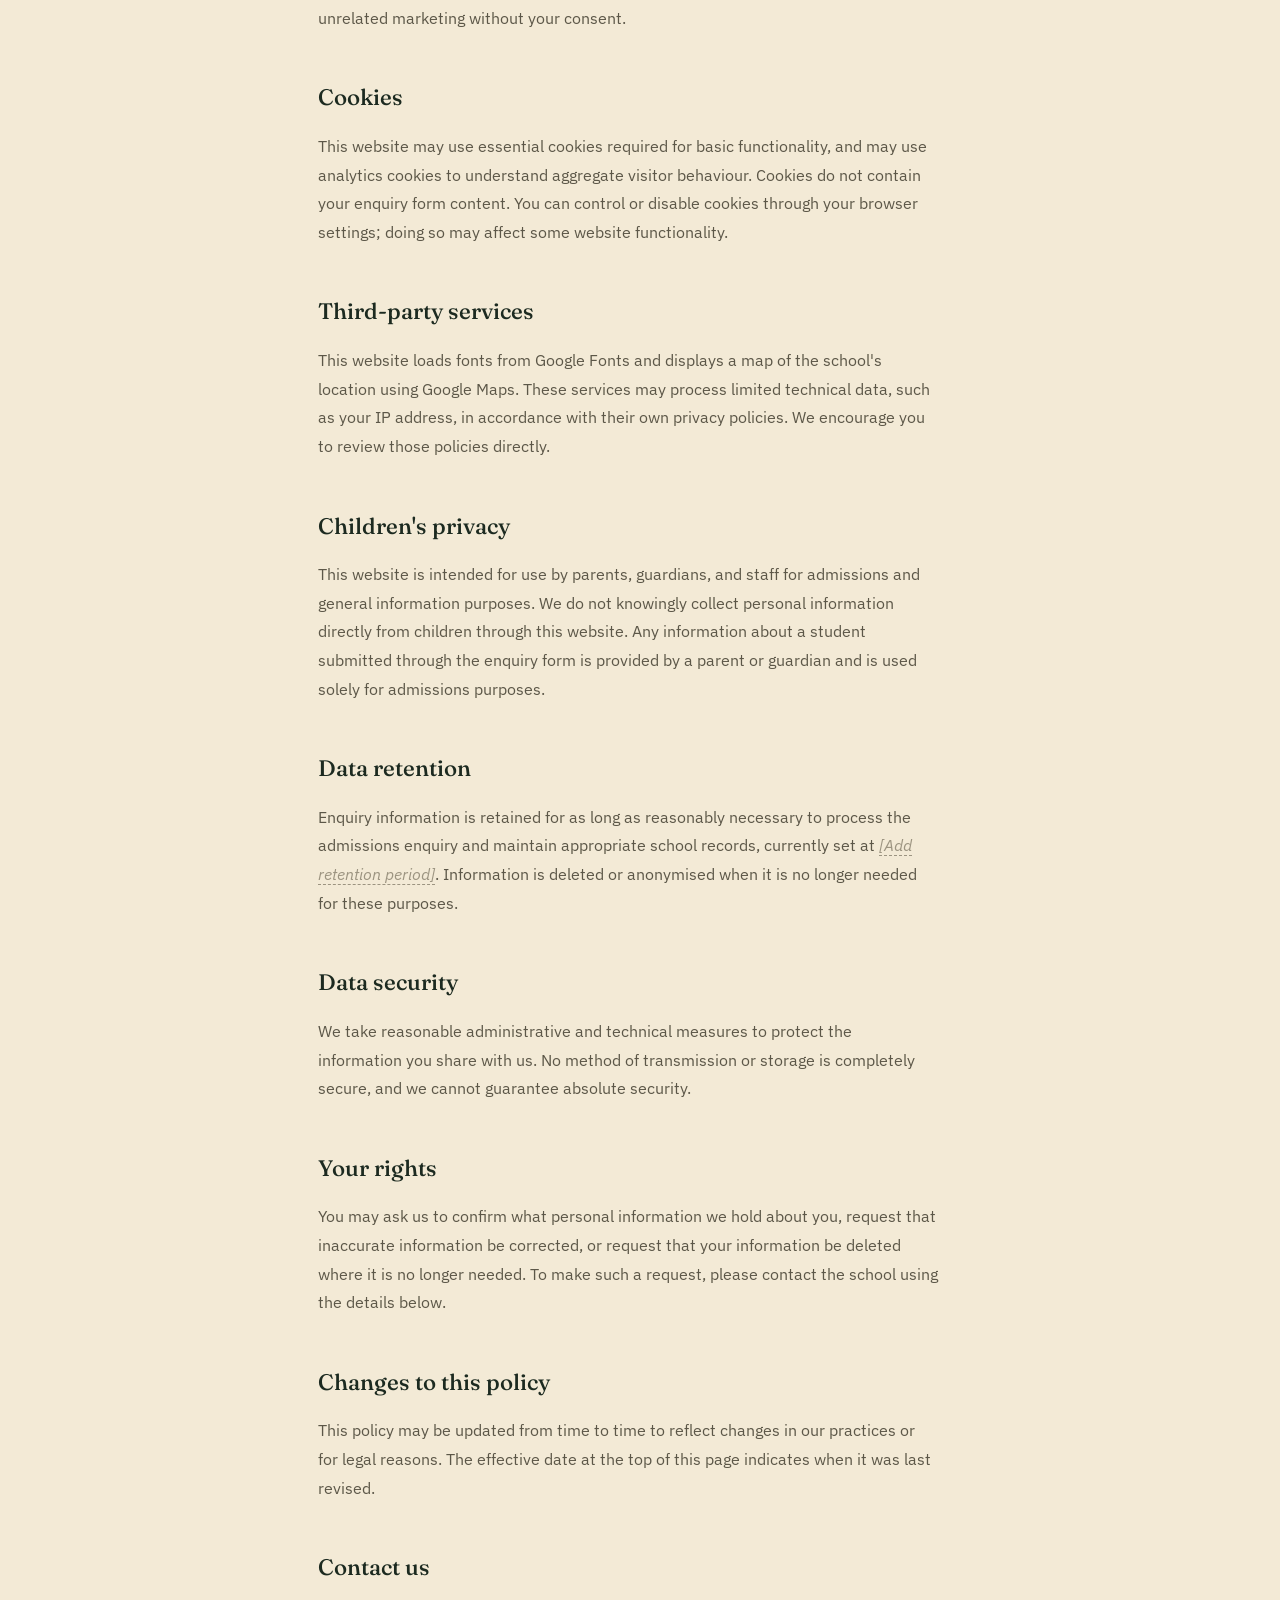
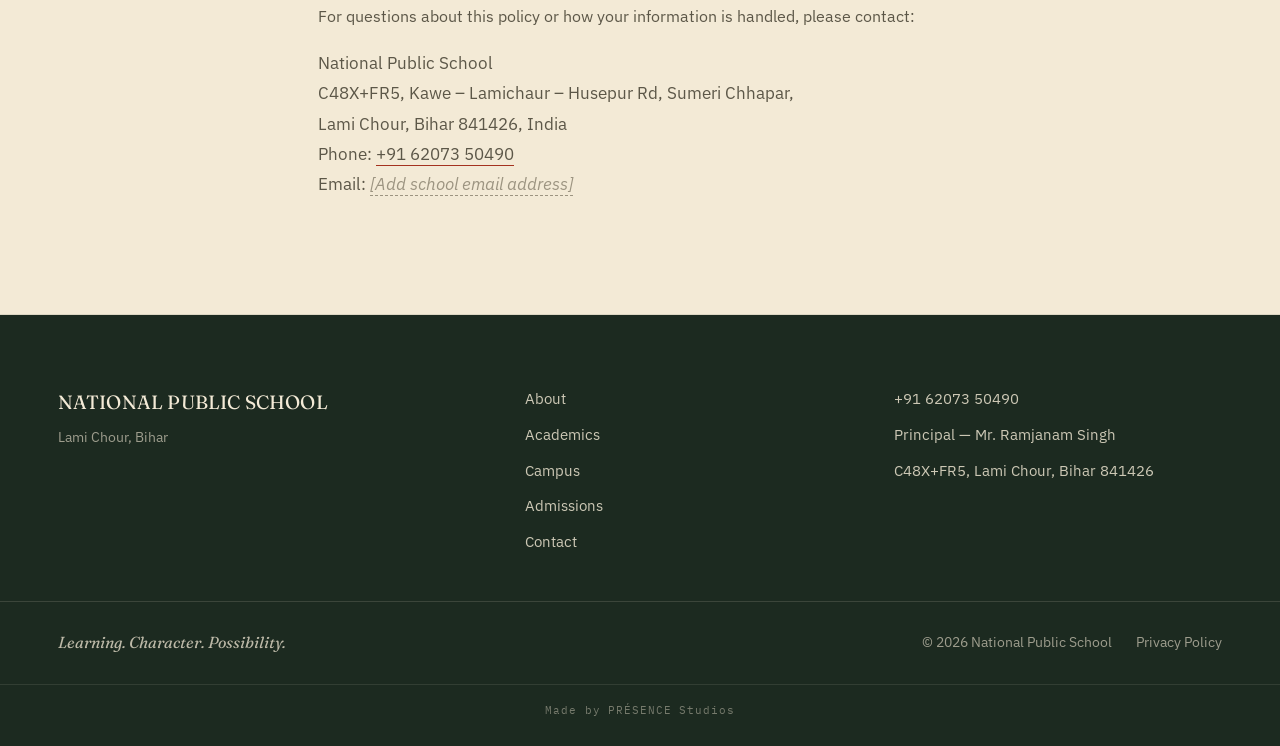
<file: privacy.html>
<!DOCTYPE html>
<html lang="en">
<head>
<meta charset="UTF-8">
<meta name="viewport" content="width=device-width, initial-scale=1.0">
<title>Privacy Policy — National Public School</title>
<meta name="description" content="Privacy Policy for the National Public School website, Lami Chour, Bihar.">
<meta name="theme-color" content="#1c2a20">
<link rel="icon" href="data:image/svg+xml,%3Csvg xmlns='http://www.w3.org/2000/svg' viewBox='0 0 64 64'%3E%3Crect width='64' height='64' rx='8' fill='%231c2a20'/%3E%3Cpath d='M14 50 V28 C14 16 22 10 32 10 C42 10 50 16 50 28 V50' stroke='%23f3ead6' stroke-width='3' fill='none'/%3E%3Ccircle cx='32' cy='10' r='3' fill='%23a4321f'/%3E%3C/svg%3E">
<link rel="preconnect" href="https://fonts.googleapis.com">
<link rel="preconnect" href="https://fonts.gstatic.com" crossorigin>
<link href="https://fonts.googleapis.com/css2?family=Fraunces:ital,opsz,wght@0,9..144,380;0,9..144,470;0,9..144,560;1,9..144,420&family=IBM+Plex+Sans:wght@400;500;600&family=IBM+Plex+Mono:wght@400;500&display=swap" rel="stylesheet">
<link rel="stylesheet" href="style.css">
</head>
<body>

<a class="skip-link" href="#main">Skip to main content</a>

<header class="site-header" id="siteHeader">
  <div class="nav-inner">
    <a class="brand" href="index.html">
      <svg class="brand-glyph" viewBox="0 0 32 32" aria-hidden="true">
        <path class="bg-line" d="M7 25 V14 C7 8 11 5 16 5 C21 5 25 8 25 14 V25"/>
        <line class="bg-line" x1="5" y1="25" x2="27" y2="25"/>
        <circle class="bg-dot" cx="16" cy="5" r="1.6"/>
      </svg>
      <span class="brand-full">National&nbsp;Public&nbsp;School</span>
    </a>
    <nav class="primary-nav" aria-label="Primary">
      <ul>
        <li><a href="index.html#school">About</a></li>
        <li><a href="index.html#academics">Academics</a></li>
        <li><a href="index.html#campus">Campus</a></li>
        <li><a href="index.html#admissions">Admissions</a></li>
        <li><a href="index.html#contact">Contact</a></li>
      </ul>
    </nav>
    <a class="btn btn-primary nav-cta" href="index.html#admissions-form">Enquire</a>
    <button class="nav-toggle" id="navToggle" aria-expanded="false" aria-controls="mobileNav" aria-label="Open menu">
      <span></span><span></span><span></span>
    </button>
  </div>
</header>

<div class="mobile-nav" id="mobileNav">
  <nav aria-label="Mobile">
    <ul>
      <li><a href="index.html#school">About</a></li>
      <li><a href="index.html#academics">Academics</a></li>
      <li><a href="index.html#campus">Campus</a></li>
      <li><a href="index.html#admissions">Admissions</a></li>
      <li><a href="index.html#contact">Contact</a></li>
    </ul>
  </nav>
  <a class="btn btn-primary mobile-cta" href="index.html#admissions-form">Enquire Now</a>
  <div class="mobile-nav-foot">
    <a href="tel:+916207350490">+91 62073 50490</a>
    <span>Lami Chour, Bihar</span>
  </div>
</div>

<main id="main">

<section class="policy-hero">
  <div class="container narrow">
    <p class="eyebrow">Legal</p>
    <h1 class="section-heading policy-heading">Privacy Policy</h1>
    <p class="body-text lead-text">This policy explains what information National Public School collects through this website, why it is collected, and how it is used and protected.</p>
    <dl class="policy-meta">
      <div>
        <dt>Effective date</dt>
        <dd class="placeholder" title="Placeholder — replace with verified information">[Add effective date]</dd>
      </div>
      <div>
        <dt>Applies to</dt>
        <dd>nationalpublicschool website and enquiry form</dd>
      </div>
      <div>
        <dt>School entity</dt>
        <dd class="placeholder" title="Placeholder — replace with verified information">[Add registered school / trust name]</dd>
      </div>
    </dl>
    <p class="draft-note policy-draft-note">This policy is a draft template describing standard practice for a school enquiry website. Please have it reviewed by qualified legal counsel before publishing.</p>
  </div>
</section>

<section class="section">
  <div class="container narrow policy-body">
    <nav class="policy-toc" aria-label="Policy sections">
      <a href="#collect">Information we collect</a>
      <a href="#use">How we use information</a>
      <a href="#cookies">Cookies</a>
      <a href="#third-party">Third-party services</a>
      <a href="#children">Children's privacy</a>
      <a href="#retention">Data retention</a>
      <a href="#security">Data security</a>
      <a href="#rights">Your rights</a>
      <a href="#changes">Changes to this policy</a>
      <a href="#contact-us">Contact us</a>
    </nav>

    <h2 id="collect">Information we collect</h2>
    <p class="body-text">When you use the admissions enquiry form on this website, we collect the information you choose to provide, which may include your name, phone number, the class you are enquiring about, and any message you write. We do not require you to create an account or provide payment information through this website.</p>
    <p class="body-text">Standard technical information — such as browser type, device type, and pages visited — may also be collected automatically as part of ordinary website operation and analytics.</p>

    <h2 id="use">How we use information</h2>
    <ul class="policy-list">
      <li>To respond to admissions enquiries and contact you about your query.</li>
      <li>To maintain records related to the admissions process.</li>
      <li>To understand how the website is used, so it can be improved.</li>
      <li>To meet legal, regulatory, or safeguarding obligations where applicable.</li>
    </ul>
    <p class="body-text">We do not sell personal information, and we do not use enquiry information for unrelated marketing without your consent.</p>

    <h2 id="cookies">Cookies</h2>
    <p class="body-text">This website may use essential cookies required for basic functionality, and may use analytics cookies to understand aggregate visitor behaviour. Cookies do not contain your enquiry form content. You can control or disable cookies through your browser settings; doing so may affect some website functionality.</p>

    <h2 id="third-party">Third-party services</h2>
    <p class="body-text">This website loads fonts from Google Fonts and displays a map of the school's location using Google Maps. These services may process limited technical data, such as your IP address, in accordance with their own privacy policies. We encourage you to review those policies directly.</p>

    <h2 id="children">Children's privacy</h2>
    <p class="body-text">This website is intended for use by parents, guardians, and staff for admissions and general information purposes. We do not knowingly collect personal information directly from children through this website. Any information about a student submitted through the enquiry form is provided by a parent or guardian and is used solely for admissions purposes.</p>

    <h2 id="retention">Data retention</h2>
    <p class="body-text">Enquiry information is retained for as long as reasonably necessary to process the admissions enquiry and maintain appropriate school records, currently set at <span class="placeholder" title="Placeholder — replace with verified information">[Add retention period]</span>. Information is deleted or anonymised when it is no longer needed for these purposes.</p>

    <h2 id="security">Data security</h2>
    <p class="body-text">We take reasonable administrative and technical measures to protect the information you share with us. No method of transmission or storage is completely secure, and we cannot guarantee absolute security.</p>

    <h2 id="rights">Your rights</h2>
    <p class="body-text">You may ask us to confirm what personal information we hold about you, request that inaccurate information be corrected, or request that your information be deleted where it is no longer needed. To make such a request, please contact the school using the details below.</p>

    <h2 id="changes">Changes to this policy</h2>
    <p class="body-text">This policy may be updated from time to time to reflect changes in our practices or for legal reasons. The effective date at the top of this page indicates when it was last revised.</p>

    <h2 id="contact-us">Contact us</h2>
    <p class="body-text">For questions about this policy or how your information is handled, please contact:</p>
    <address class="contact-address policy-address">
      National Public School<br>
      C48X+FR5, Kawe – Lamichaur – Husepur Rd, Sumeri Chhapar,<br>
      Lami Chour, Bihar 841426, India<br>
      Phone: <a href="tel:+916207350490">+91 62073 50490</a><br>
      Email: <span class="placeholder" title="Placeholder — replace with verified information">[Add school email address]</span>
    </address>
  </div>
</section>

</main>

<footer class="site-footer">
  <div class="container footer-grid">
    <div class="footer-brand">
      <span class="footer-mark">NATIONAL PUBLIC SCHOOL</span>
      <span class="footer-place">Lami Chour, Bihar</span>
    </div>
    <nav class="footer-nav" aria-label="Footer">
      <a href="index.html#school">About</a>
      <a href="index.html#academics">Academics</a>
      <a href="index.html#campus">Campus</a>
      <a href="index.html#admissions">Admissions</a>
      <a href="index.html#contact">Contact</a>
    </nav>
    <div class="footer-contact">
      <a href="tel:+916207350490">+91 62073 50490</a>
      <span>Principal — Mr. Ramjanam Singh</span>
      <span>C48X+FR5, Lami Chour, Bihar 841426</span>
    </div>
  </div>
  <div class="container footer-bottom">
    <p class="footer-tagline">Learning. Character. Possibility.</p>
    <div class="footer-legal">
      <span>© <span id="year"></span> National Public School</span>
      <a href="privacy.html">Privacy Policy</a>
    </div>
  </div>
  <div class="footer-signature">
    <p>Made by PRÉSENCE Studios</p>
  </div>
</footer>

<script src="script.js"></script>
</body>
</html>
</file>
<file: style.css>
:root {
  --ink: #1c2a20;
  --ink-soft: #2c4030;
  --canvas: #f3ead6;
  --canvas-deep: #e9dcbf;
  --surface: #faf5e8;
  --accent: #a4321f;
  --accent-deep: #7c2416;
  --accent-soft: #c9573c;
  --brass: #b3872f;
  --brass-soft: #d4ac5a;
  --muted: #5c5748;
  --muted-soft: #9c9481;
  --line: rgba(28, 42, 32, 0.18);
  --line-soft: rgba(28, 42, 32, 0.1);
  --on-ink: #f3ead6;
  --radius-sm: 2px;
  --radius-md: 3px;
  --font-serif: "Fraunces", "Iowan Old Style", "Palatino Linotype", serif;
  --font-sans: "IBM Plex Sans", -apple-system, BlinkMacSystemFont, "Segoe UI", sans-serif;
  --font-mono: "IBM Plex Mono", ui-monospace, "SF Mono", monospace;
  --container-max: 1280px;
  --gutter: clamp(1.25rem, 4.5vw, 4rem);
  --section-pad: clamp(4.5rem, 9vw, 8rem);
  --ease: cubic-bezier(0.16, 1, 0.3, 1);
  --draw: 1.8s;
}

* {
  box-sizing: border-box;
}

html {
  scroll-behavior: smooth;
}

@media (prefers-reduced-motion: reduce) {
  html {
    scroll-behavior: auto;
  }
  * {
    animation-duration: 0.001ms !important;
    animation-iteration-count: 1 !important;
    transition-duration: 0.001ms !important;
    scroll-behavior: auto !important;
  }
}

body {
  margin: 0;
  background: var(--canvas);
  color: var(--ink);
  font-family: var(--font-sans);
  font-size: 16px;
  line-height: 1.6;
  -webkit-font-smoothing: antialiased;
  text-rendering: optimizeLegibility;
  overflow-x: hidden;
  position: relative;
}

body::before {
  content: "";
  position: fixed;
  inset: 0;
  z-index: 0;
  pointer-events: none;
  opacity: 0.5;
  mix-blend-mode: multiply;
  background-image: url("data:image/svg+xml,%3Csvg xmlns='http://www.w3.org/2000/svg' width='180' height='180'%3E%3Cfilter id='n'%3E%3CfeTurbulence type='fractalNoise' baseFrequency='0.85' numOctaves='2' stitchTiles='stitch'/%3E%3CfeColorMatrix type='matrix' values='0 0 0 0 0.11  0 0 0 0 0.16  0 0 0 0 0.12  0 0 0 0.05 0'/%3E%3C/filter%3E%3Crect width='100%25' height='100%25' filter='url(%23n)'/%3E%3C/svg%3E");
}

img {
  max-width: 100%;
  display: block;
}

a {
  color: inherit;
  text-decoration: none;
}

ul, ol {
  margin: 0;
  padding: 0;
  list-style: none;
}

h1, h2, h3, blockquote, p, dl, dd, figure, address {
  margin: 0;
}

button {
  font: inherit;
  cursor: pointer;
}

input, textarea {
  font: inherit;
}

svg {
  display: block;
}

.ink-line {
  fill: none;
  stroke-linecap: round;
  stroke-linejoin: round;
  transition: stroke-dashoffset var(--draw) var(--ease);
}

.ink-ready .ink-line {
  stroke-dashoffset: var(--ink-len, 0);
}

.is-drawn .ink-line {
  stroke-dashoffset: 0 !important;
}

.skip-link {
  position: absolute;
  left: 1rem;
  top: -100px;
  background: var(--ink);
  color: var(--on-ink);
  padding: 0.75rem 1.25rem;
  border-radius: var(--radius-sm);
  z-index: 999;
  transition: top 0.25s var(--ease);
}

.skip-link:focus {
  top: 1rem;
}

:focus-visible {
  outline: 2px solid var(--accent);
  outline-offset: 3px;
}

.container {
  position: relative;
  z-index: 1;
  max-width: var(--container-max);
  margin: 0 auto;
  padding: 0 var(--gutter);
}

.container.narrow {
  max-width: 760px;
}

.container.wide {
  max-width: 1360px;
}

.hero-eyebrow {
  font-family: var(--font-serif);
  font-style: italic;
  font-weight: 460;
  font-size: 1.02rem;
  color: var(--accent-deep);
  margin-bottom: 1.4rem;
  display: block;
}

.hero-eyebrow::after {
  content: "";
  display: block;
  width: 46px;
  height: 2px;
  background: var(--brass);
  margin-top: 0.7rem;
}

.eyebrow {
  font-family: var(--font-mono);
  font-size: 0.72rem;
  letter-spacing: 0.14em;
  text-transform: uppercase;
  color: var(--accent);
  margin-bottom: 1.1rem;
  display: block;
}

.section-mark {
  display: flex;
  align-items: baseline;
  gap: 0.85rem;
  margin-bottom: 1.1rem;
}

.section-mark .mark-num {
  font-family: var(--font-serif);
  font-style: italic;
  font-weight: 420;
  font-size: 2.6rem;
  line-height: 1;
  color: var(--brass);
}

.section-mark .mark-label {
  font-family: var(--font-serif);
  font-size: 1rem;
  color: var(--muted);
  border-bottom: 1px solid var(--line);
  padding-bottom: 0.2rem;
}

.section-heading {
  font-family: var(--font-serif);
  font-weight: 480;
  font-size: clamp(1.9rem, 3.4vw, 2.7rem);
  line-height: 1.15;
  letter-spacing: -0.01em;
  max-width: 20ch;
  margin-bottom: 1.5rem;
}

.body-text {
  max-width: 62ch;
  color: var(--muted);
  font-size: 1.02rem;
  line-height: 1.75;
  margin-bottom: 1.1rem;
}

.body-text.lead-text {
  max-width: 68ch;
  font-size: 1.12rem;
  color: var(--ink-soft);
}

.small-note {
  font-size: 0.9rem;
}

.placeholder {
  color: var(--muted-soft);
  border-bottom: 1px dashed var(--muted-soft);
  font-style: italic;
  cursor: help;
}

.btn {
  display: inline-flex;
  align-items: center;
  gap: 0.4rem;
  font-family: var(--font-sans);
  font-weight: 500;
  font-size: 0.95rem;
  padding: 0.95rem 1.75rem;
  border-radius: var(--radius-md);
  border: 1px solid transparent;
  transition: transform 0.35s var(--ease), background 0.3s var(--ease), color 0.3s var(--ease), border-color 0.3s var(--ease);
}

.btn-primary {
  background: var(--ink);
  color: var(--on-ink);
  border-color: var(--ink);
}

.btn-primary:hover {
  background: var(--accent-deep);
  border-color: var(--accent-deep);
  transform: translateY(-2px);
}

.btn-ghost {
  background: transparent;
  color: var(--ink);
  border-color: var(--line);
}

.btn-ghost:hover {
  border-color: var(--accent);
  color: var(--accent-deep);
  transform: translateY(-2px);
}

.btn-large {
  padding: 1.15rem 2.25rem;
  font-size: 1.02rem;
}

.site-header {
  position: sticky;
  top: 0;
  z-index: 500;
  background: rgba(243, 234, 214, 0.92);
  backdrop-filter: blur(10px);
  -webkit-backdrop-filter: blur(10px);
  border-bottom: 1px solid transparent;
  transition: border-color 0.4s var(--ease);
}

.site-header.is-scrolled {
  border-color: var(--line);
}

.nav-inner {
  max-width: var(--container-max);
  margin: 0 auto;
  padding: 1.5rem var(--gutter);
  display: flex;
  align-items: center;
  gap: 2rem;
  transition: padding 0.4s var(--ease);
}

.site-header.is-scrolled .nav-inner {
  padding-top: 0.9rem;
  padding-bottom: 0.9rem;
}

.brand {
  display: flex;
  align-items: center;
  gap: 0.65rem;
  font-family: var(--font-serif);
  font-weight: 560;
  letter-spacing: 0.01em;
  margin-right: auto;
}

.brand-glyph {
  width: 30px;
  height: 30px;
  flex-shrink: 0;
}

.brand-glyph .bg-line {
  stroke: var(--ink);
  stroke-width: 2;
  fill: none;
}

.brand-glyph .bg-dot {
  fill: var(--accent);
  stroke: none;
}

.brand-full {
  font-size: 0.85rem;
  color: var(--muted);
  font-family: var(--font-sans);
  font-weight: 500;
  display: none;
}

.primary-nav ul {
  display: flex;
  gap: 2.2rem;
}

.primary-nav a {
  font-size: 0.92rem;
  font-weight: 500;
  position: relative;
  padding-bottom: 0.3rem;
}

.primary-nav a::after {
  content: "";
  position: absolute;
  left: 0;
  bottom: 0;
  width: 0;
  height: 1px;
  background: var(--accent);
  transition: width 0.35s var(--ease);
}

.primary-nav a:hover::after {
  width: 100%;
}

.nav-cta {
  display: none;
}

.nav-toggle {
  width: 40px;
  height: 40px;
  background: transparent;
  border: 1px solid var(--line);
  border-radius: var(--radius-sm);
  display: flex;
  flex-direction: column;
  align-items: center;
  justify-content: center;
  gap: 5px;
}

.nav-toggle span {
  width: 18px;
  height: 1px;
  background: var(--ink);
  display: block;
  transition: transform 0.3s var(--ease), opacity 0.3s var(--ease);
}

.nav-toggle[aria-expanded="true"] span:nth-child(1) {
  transform: translateY(6px) rotate(45deg);
}

.nav-toggle[aria-expanded="true"] span:nth-child(2) {
  opacity: 0;
}

.nav-toggle[aria-expanded="true"] span:nth-child(3) {
  transform: translateY(-6px) rotate(-45deg);
}

.mobile-nav {
  position: fixed;
  inset: 0;
  background: var(--ink);
  color: var(--on-ink);
  z-index: 600;
  display: flex;
  flex-direction: column;
  justify-content: space-between;
  padding: 6rem var(--gutter) 3rem;
  transform: translateY(-100%);
  transition: transform 0.5s var(--ease);
}

.mobile-nav.is-open {
  transform: translateY(0);
}

.mobile-nav ul {
  display: flex;
  flex-direction: column;
  gap: 1.4rem;
}

.mobile-nav a {
  font-family: var(--font-serif);
  font-size: 2.1rem;
  font-weight: 460;
}

.mobile-cta {
  align-self: flex-start;
  margin-top: 2.5rem;
  background: var(--on-ink);
  color: var(--ink);
  border-color: var(--on-ink);
}

.mobile-nav-foot {
  display: flex;
  justify-content: space-between;
  font-size: 0.85rem;
  color: var(--canvas-deep);
  border-top: 1px solid rgba(243, 234, 214, 0.18);
  padding-top: 1.5rem;
  margin-top: 2rem;
}

body.nav-open {
  overflow: hidden;
}

.hero {
  position: relative;
  padding: clamp(3rem, 8vw, 6rem) 0 clamp(3rem, 6vw, 5rem);
}

.hero-inner {
  max-width: var(--container-max);
  margin: 0 auto;
  padding: 0 var(--gutter);
  display: grid;
  grid-template-columns: 1.25fr 1fr;
  gap: clamp(2.5rem, 6vw, 5rem);
  align-items: center;
}

.hero-headline {
  font-family: var(--font-serif);
  font-weight: 470;
  font-size: clamp(2.6rem, 6vw, 4.6rem);
  line-height: 1.05;
  letter-spacing: -0.015em;
  max-width: 14ch;
  margin-bottom: 1.6rem;
}

.hero-sub {
  max-width: 52ch;
  color: var(--muted);
  font-size: 1.08rem;
  line-height: 1.75;
  margin-bottom: 2.2rem;
}

.hero-actions {
  display: flex;
  gap: 1rem;
  flex-wrap: wrap;
}

.hero-visual {
  position: relative;
}

.arch-panel {
  border: 1px solid var(--line);
  background: var(--surface);
  padding: clamp(1.5rem, 3vw, 2.5rem) clamp(1.5rem, 3vw, 2.25rem) clamp(1rem, 2vw, 1.5rem);
}

.arch-panel svg {
  width: 100%;
  height: auto;
}

.arch-outer, .arch-inner, .arch-pillar {
  stroke: var(--ink);
  stroke-width: 1.5;
}

.arch-mid {
  stroke: var(--accent);
  stroke-width: 1.5;
}

.arch-dot {
  fill: var(--brass);
  stroke: none;
  opacity: 0;
  transition: opacity 0.6s var(--ease) 1.6s;
}

.is-drawn .arch-dot {
  opacity: 1;
}

.closing-arch .arch-outer,
.closing-arch .arch-inner,
.closing-arch .arch-pillar {
  stroke: rgba(243, 234, 214, 0.5);
}

.closing-arch .arch-mid {
  stroke: var(--brass-soft);
}

.closing-arch .arch-dot {
  fill: var(--brass-soft);
  transition-delay: 0.3s;
}

.tree-branch {
  stroke: var(--ink);
  stroke-width: 1.5;
}

.tree-trunk {
  stroke: var(--ink);
  stroke-width: 2;
}

.tree-bud {
  fill: var(--accent);
  stroke: none;
  opacity: 0;
  transition: opacity 0.5s var(--ease);
}

.is-drawn .tree-bud {
  opacity: 1;
}

.medallion .med-ring-outer {
  stroke: var(--accent);
  stroke-width: 1.4;
}

.medallion .med-ring-inner {
  stroke: var(--brass);
  stroke-width: 1;
}

.medallion .med-glyph {
  stroke: var(--ink);
  stroke-width: 1.6;
}

.medallion .med-fill {
  fill: var(--accent);
  stroke: none;
}

.building-line {
  stroke: var(--ink);
  stroke-width: 1.5;
}

.building-accent {
  stroke: var(--accent);
  stroke-width: 1.5;
}

.building-tree {
  stroke: var(--ink-soft);
  stroke-width: 1.3;
}

.journey-line {
  stroke: var(--ink);
  stroke-width: 1.5;
  stroke-dasharray: 2 8;
}

.journey-node {
  stroke: var(--ink);
  stroke-width: 1.5;
  fill: var(--canvas);
}

.journey-num {
  font-family: var(--font-serif);
  font-style: italic;
  font-size: 20px;
  fill: var(--ink);
  text-anchor: middle;
}

.seal-ring-outer {
  fill: none;
  stroke: var(--brass);
  stroke-width: 1.6;
}

.seal-ring-inner {
  fill: none;
  stroke: var(--accent);
  stroke-width: 1;
}

.seal-text {
  font-family: var(--font-serif);
  font-style: italic;
  font-size: 30px;
  fill: var(--on-ink);
  text-anchor: middle;
}

.img-note {
  font-family: var(--font-serif);
  font-style: italic;
  font-size: 0.88rem;
  color: var(--muted);
  margin-top: 1rem;
  line-height: 1.6;
  border-top: 1px solid var(--line-soft);
  padding-top: 0.9rem;
}

.img-note-light {
  color: rgba(243, 234, 214, 0.72);
  border-top-color: rgba(243, 234, 214, 0.2);
}

.hero-line {
  height: 1px;
  background: var(--line);
  max-width: var(--container-max);
  margin: 0 auto;
  position: relative;
  z-index: 1;
}

.section {
  position: relative;
  padding: var(--section-pad) 0;
  border-bottom: 1px solid var(--line-soft);
}

.section-alt {
  background: var(--canvas-deep);
}

.split-60-40,
.split-45-55,
.split-40-60,
.split-50-50 {
  display: grid;
  gap: clamp(2.5rem, 6vw, 5rem);
  align-items: start;
}

.split-60-40 {
  grid-template-columns: 1.5fr 1fr;
}

.split-45-55 {
  grid-template-columns: 1fr 1.2fr;
}

.split-40-60 {
  grid-template-columns: 1fr 1.5fr;
}

.split-50-50 {
  grid-template-columns: 1fr 1fr;
}

.fact-sheet {
  border-top: 1px solid var(--line);
}

.fact-row {
  display: flex;
  justify-content: space-between;
  gap: 1rem;
  padding: 1.05rem 0;
  border-bottom: 1px solid var(--line);
}

.fact-row dt {
  font-family: var(--font-mono);
  font-size: 0.74rem;
  letter-spacing: 0.06em;
  text-transform: uppercase;
  color: var(--muted);
}

.fact-row dd {
  font-family: var(--font-serif);
  font-size: 1rem;
  text-align: right;
}

.tree-wrap {
  position: relative;
}

.tree-wrap svg {
  width: 100%;
  height: auto;
}

.pillar-list {
  border-top: 1px solid var(--line);
}

.pillar {
  padding: 2.1rem 0;
  border-bottom: 1px solid var(--line);
  transition: opacity 0.6s var(--ease);
}

.pillar h3 {
  font-family: var(--font-serif);
  font-weight: 500;
  font-size: 1.35rem;
  margin-bottom: 0.6rem;
  color: var(--ink);
}

.pillar h3 .bud {
  display: inline-block;
  width: 8px;
  height: 8px;
  border-radius: 50%;
  background: var(--accent);
  margin-right: 0.6rem;
}

.pillar p {
  color: var(--muted);
  max-width: 58ch;
  line-height: 1.75;
  margin: 0;
}

.stair {
  display: flex;
  align-items: flex-end;
  gap: 0;
  margin-bottom: 0.5rem;
  height: 150px;
}

.stair-step {
  flex: 1;
  background: var(--surface);
  border: 1px solid var(--line);
  border-bottom: none;
  position: relative;
  display: flex;
  align-items: flex-start;
  justify-content: center;
  padding-top: 0.9rem;
}

.stair-step span {
  font-family: var(--font-serif);
  font-style: italic;
  color: var(--brass);
  font-size: 1.1rem;
}

.stair-step:nth-child(1) {
  height: 55%;
}

.stair-step:nth-child(2) {
  height: 78%;
}

.stair-step:nth-child(3) {
  height: 100%;
  background: var(--ink);
  border-color: var(--ink);
}

.stair-step:nth-child(3) span {
  color: var(--brass-soft);
}

.stage-list {
  border-top: 1px solid var(--line);
  margin: 1.5rem 0 1.2rem;
}

.stage {
  padding: 1.4rem 0;
  border-bottom: 1px solid var(--line);
  display: grid;
  grid-template-columns: 160px 1fr;
  gap: 1.5rem;
  align-items: baseline;
}

.stage-tag {
  font-family: var(--font-serif);
  font-weight: 500;
  font-style: italic;
  font-size: 1rem;
  color: var(--ink);
}

.stage p {
  color: var(--muted);
  line-height: 1.7;
  margin: 0;
}

.medallion-grid {
  display: grid;
  grid-template-columns: repeat(2, 1fr);
  gap: 1px;
  background: var(--line);
  border: 1px solid var(--line);
  margin-top: 2rem;
}

.medallion-card {
  background: var(--surface);
  padding: clamp(1.75rem, 3vw, 2.5rem);
  display: flex;
  gap: 1.5rem;
  align-items: flex-start;
}

.medallion {
  flex-shrink: 0;
  width: 68px;
  height: 68px;
}

.medallion-text h3 {
  font-family: var(--font-serif);
  font-weight: 500;
  font-size: 1.15rem;
  margin-bottom: 0.4rem;
}

.medallion-text p {
  color: var(--muted);
  font-size: 0.92rem;
  line-height: 1.65;
  margin: 0;
  max-width: 34ch;
}

.campus-grid {
  display: grid;
  grid-template-columns: 1.2fr 1fr;
  gap: clamp(2rem, 4vw, 3rem);
  margin-top: 2rem;
  align-items: start;
}

.campus-illustration {
  border: 1px solid var(--line);
  background: var(--surface);
  padding: clamp(1.5rem, 3vw, 2rem);
}

.campus-illustration svg {
  width: 100%;
  height: auto;
}

.campus-facts {
  border: 1px solid var(--line);
  padding: 2rem;
  background: var(--surface);
}

.campus-facts h3 {
  font-family: var(--font-serif);
  font-size: 1.2rem;
  font-weight: 500;
  margin-bottom: 1.1rem;
}

.facilities li {
  padding: 0.75rem 0 0.75rem 1.1rem;
  border-bottom: 1px solid var(--line-soft);
  color: var(--muted);
  font-size: 0.95rem;
  position: relative;
}

.facilities li::before {
  content: "";
  position: absolute;
  left: 0;
  top: 1.15rem;
  width: 6px;
  height: 1px;
  background: var(--brass);
}

.facilities li:last-child {
  border-bottom: none;
}

.reason-list {
  border-top: 1px solid var(--line);
}

.reason-list li {
  padding: 1.6rem 0;
  border-bottom: 1px solid var(--line);
  display: grid;
  grid-template-columns: 3.4rem 1fr;
  gap: 1.2rem;
  align-items: baseline;
}

.reason-num {
  font-family: var(--font-serif);
  font-style: italic;
  font-size: 1.9rem;
  color: var(--brass);
  line-height: 1;
}

.reason-list h3 {
  font-family: var(--font-serif);
  font-weight: 500;
  font-size: 1.2rem;
  margin-bottom: 0.4rem;
}

.reason-list p {
  color: var(--muted);
  max-width: 58ch;
  margin: 0;
}

.seal {
  width: 132px;
  height: 132px;
}

.section-dark {
  background: var(--ink);
  color: var(--on-ink);
}

.section-dark .section-mark .mark-num {
  color: var(--brass-soft);
}

.section-dark .section-mark .mark-label {
  color: rgba(243, 234, 214, 0.62);
  border-color: rgba(243, 234, 214, 0.2);
}

.section-dark .principal-quote {
  color: var(--on-ink);
}

.section-dark .principal-attribution span {
  color: rgba(243, 234, 214, 0.6);
}

.section-dark .draft-note {
  color: rgba(243, 234, 214, 0.48);
}

.principal-quote {
  font-family: var(--font-serif);
  font-style: italic;
  font-weight: 420;
  font-size: clamp(1.35rem, 2.6vw, 1.85rem);
  line-height: 1.5;
  color: var(--ink);
  max-width: 34ch;
  margin-bottom: 1.6rem;
}

.principal-quote p::before {
  content: "\201C";
}

.principal-quote p::after {
  content: "\201D";
}

.principal-attribution {
  font-size: 0.98rem;
  margin-bottom: 0.5rem;
}

.principal-attribution span {
  color: var(--muted);
}

.draft-note {
  font-family: var(--font-serif);
  font-style: italic;
  font-size: 0.85rem;
  color: var(--muted-soft);
}

.journey {
  margin: 2.4rem 0 3.6rem;
}

.journey svg {
  width: 100%;
  height: auto;
  margin-bottom: 1.5rem;
}

.journey-labels {
  display: grid;
  grid-template-columns: repeat(4, 1fr);
  gap: 1.5rem;
}

.journey-labels h3 {
  font-family: var(--font-serif);
  font-weight: 500;
  font-size: 1.05rem;
  margin-bottom: 0.4rem;
}

.journey-labels p {
  color: var(--muted);
  font-size: 0.88rem;
  margin: 0;
}

.admissions-grid {
  display: grid;
  grid-template-columns: 1.3fr 1fr;
  gap: clamp(2rem, 5vw, 4rem);
}

.enquiry-form {
  background: var(--surface);
  border: 1px solid var(--line);
  padding: clamp(1.75rem, 4vw, 2.75rem);
}

.enquiry-form h3 {
  font-family: var(--font-serif);
  font-size: 1.35rem;
  font-weight: 500;
  margin-bottom: 1.6rem;
}

.form-row {
  margin-bottom: 1.3rem;
  display: flex;
  flex-direction: column;
  gap: 0.5rem;
}

.form-row label {
  font-size: 0.85rem;
  color: var(--muted);
}

.form-row input,
.form-row textarea {
  border: 1px solid var(--line);
  background: var(--canvas);
  padding: 0.85rem 1rem;
  font-size: 0.95rem;
  color: var(--ink);
  border-radius: var(--radius-sm);
  transition: border-color 0.3s var(--ease);
  resize: vertical;
}

.form-row input:focus,
.form-row textarea:focus {
  border-color: var(--accent);
}

.form-status {
  margin-top: 1.1rem;
  font-size: 0.9rem;
  color: var(--accent-deep);
  min-height: 1.2em;
}

.admissions-note {
  padding-top: 0.5rem;
}

.admissions-note h3 {
  font-family: var(--font-serif);
  font-size: 1.2rem;
  font-weight: 500;
  margin-bottom: 0.5rem;
}

.admissions-note > p {
  color: var(--muted);
  margin-bottom: 1rem;
}

.phone-link {
  display: inline-block;
  font-family: var(--font-serif);
  font-size: 1.75rem;
  font-weight: 480;
  border-bottom: 1px solid var(--accent);
  padding-bottom: 0.2rem;
  margin-bottom: 1.6rem;
}

.contact-address {
  font-style: normal;
  font-size: 1.05rem;
  line-height: 1.8;
  color: var(--muted);
  margin-bottom: 1.4rem;
}

.contact-line {
  margin-bottom: 0.7rem;
  font-size: 1rem;
}

.contact-line a {
  border-bottom: 1px solid var(--accent);
}

.email-line .placeholder {
  border-bottom-style: dashed;
}

.map-frame {
  border: 1px solid var(--line);
  overflow: hidden;
  min-height: 380px;
}

.map-frame iframe {
  width: 100%;
  height: 100%;
  min-height: 380px;
  border: 0;
  filter: sepia(18%) saturate(85%) contrast(1.02);
}

.closing {
  position: relative;
  padding: clamp(5rem, 12vw, 9rem) 0;
  background: var(--ink);
  color: var(--on-ink);
  text-align: left;
  overflow: hidden;
}

.closing-arch {
  position: absolute;
  right: -6%;
  top: 50%;
  transform: translateY(-50%);
  width: 46%;
  max-width: 520px;
  opacity: 0.9;
  pointer-events: none;
}

.closing-arch svg {
  width: 100%;
  height: auto;
}

.closing .eyebrow {
  color: var(--brass-soft);
}

.closing-headline {
  font-family: var(--font-serif);
  font-weight: 460;
  font-size: clamp(2.1rem, 5vw, 3.4rem);
  line-height: 1.15;
  max-width: 15ch;
  margin-bottom: 2.4rem;
  position: relative;
  z-index: 1;
}

.closing .btn-primary {
  background: var(--on-ink);
  color: var(--ink);
  border-color: var(--on-ink);
  position: relative;
  z-index: 1;
}

.closing .btn-primary:hover {
  background: var(--brass-soft);
  border-color: var(--brass-soft);
  color: var(--ink);
}

.site-footer {
  background: var(--ink);
  color: var(--on-ink);
  padding-top: clamp(3rem, 6vw, 4.5rem);
  position: relative;
  z-index: 1;
}

.footer-grid {
  display: grid;
  grid-template-columns: 1.3fr 1fr 1fr;
  gap: 2.5rem;
  padding-bottom: 3rem;
  border-bottom: 1px solid rgba(243, 234, 214, 0.14);
}

.footer-brand {
  display: flex;
  flex-direction: column;
  gap: 0.4rem;
}

.footer-mark {
  font-family: var(--font-serif);
  font-size: 1.2rem;
  letter-spacing: 0.01em;
}

.footer-place {
  color: rgba(243, 234, 214, 0.6);
  font-size: 0.9rem;
}

.footer-nav {
  display: flex;
  flex-direction: column;
  gap: 0.75rem;
}

.footer-nav a {
  font-size: 0.92rem;
  color: rgba(243, 234, 214, 0.82);
}

.footer-nav a:hover {
  color: var(--on-ink);
}

.footer-contact {
  display: flex;
  flex-direction: column;
  gap: 0.75rem;
  font-size: 0.92rem;
  color: rgba(243, 234, 214, 0.82);
}

.footer-bottom {
  display: flex;
  justify-content: space-between;
  align-items: center;
  flex-wrap: wrap;
  gap: 1rem;
  padding: 1.75rem var(--gutter);
}

.footer-tagline {
  font-family: var(--font-serif);
  font-style: italic;
  color: rgba(243, 234, 214, 0.75);
}

.footer-legal {
  display: flex;
  gap: 1.5rem;
  font-size: 0.85rem;
  color: rgba(243, 234, 214, 0.6);
}

.footer-legal a:hover {
  color: var(--on-ink);
}

.footer-signature {
  text-align: center;
  padding: 1.1rem var(--gutter) 1.6rem;
  border-top: 1px solid rgba(243, 234, 214, 0.1);
}

.footer-signature p {
  font-family: var(--font-mono);
  font-size: 0.7rem;
  letter-spacing: 0.08em;
  color: rgba(243, 234, 214, 0.42);
}

.reveal {
  opacity: 0;
  transform: translateY(18px);
  transition: opacity 0.8s var(--ease), transform 0.8s var(--ease);
}

.reveal.is-visible {
  opacity: 1;
  transform: translateY(0);
}

@media (prefers-reduced-motion: reduce) {
  .reveal {
    opacity: 1;
    transform: none;
    transition: none;
  }
  .ink-line {
    transition: none;
    stroke-dashoffset: 0 !important;
  }
}

@media (min-width: 1080px) {
  .brand-full {
    display: inline;
  }
  .nav-cta {
    display: inline-flex;
  }
  .nav-toggle {
    display: none;
  }
}

@media (max-width: 1079px) {
  .primary-nav {
    display: none;
  }
}

@media (max-width: 900px) {
  .hero-inner {
    grid-template-columns: 1fr;
  }
  .hero-visual {
    max-width: 420px;
  }
  .split-60-40,
  .split-45-55,
  .split-40-60,
  .split-50-50 {
    grid-template-columns: 1fr;
  }
  .split-45-55 .split-aside,
  .split-40-60 .split-aside {
    order: -1;
    max-width: 340px;
  }
  .medallion-grid {
    grid-template-columns: 1fr;
  }
  .campus-grid {
    grid-template-columns: 1fr;
  }
  .journey-labels {
    grid-template-columns: 1fr 1fr;
  }
  .admissions-grid {
    grid-template-columns: 1fr;
  }
  .footer-grid {
    grid-template-columns: 1fr;
    gap: 1.75rem;
  }
  .closing-arch {
    width: 60%;
    opacity: 0.35;
  }
}

@media (max-width: 560px) {
  .journey-labels {
    grid-template-columns: 1fr;
  }
  .fact-row {
    flex-direction: column;
    gap: 0.3rem;
  }
  .fact-row dd {
    text-align: left;
  }
  .footer-bottom {
    flex-direction: column;
    align-items: flex-start;
  }
  .reason-list li {
    grid-template-columns: 1fr;
    gap: 0.4rem;
  }
  .medallion-card {
    flex-direction: column;
  }
}

.policy-hero {
  padding: clamp(3.5rem, 8vw, 6rem) 0 clamp(2.5rem, 5vw, 4rem);
  border-bottom: 1px solid var(--line-soft);
}

.policy-heading {
  max-width: none;
}

.policy-meta {
  display: grid;
  grid-template-columns: repeat(3, 1fr);
  gap: 1.5rem;
  margin-top: 2.2rem;
  padding-top: 1.6rem;
  border-top: 1px solid var(--line);
}

.policy-meta dt {
  font-family: var(--font-mono);
  font-size: 0.68rem;
  letter-spacing: 0.08em;
  text-transform: uppercase;
  color: var(--muted);
  margin-bottom: 0.4rem;
}

.policy-meta dd {
  font-size: 0.92rem;
}

.policy-draft-note {
  margin-top: 1.8rem;
  padding: 0.9rem 1.1rem;
  background: var(--canvas-deep);
  border-left: 2px solid var(--accent);
}

.policy-body {
  padding-top: 0;
}

.policy-body h2 {
  font-family: var(--font-serif);
  font-weight: 500;
  font-size: 1.4rem;
  margin-top: 3rem;
  margin-bottom: 1rem;
  scroll-margin-top: 6rem;
}

.policy-toc {
  display: flex;
  flex-wrap: wrap;
  gap: 0.6rem 1.4rem;
  padding-bottom: 2.4rem;
  margin-bottom: 2.4rem;
  border-bottom: 1px solid var(--line);
}

.policy-toc a {
  font-size: 0.88rem;
  color: var(--muted);
  border-bottom: 1px solid transparent;
}

.policy-toc a:hover {
  color: var(--ink);
  border-color: var(--accent);
}

.policy-list {
  border-top: 1px solid var(--line-soft);
  margin-bottom: 1.1rem;
}

.policy-list li {
  padding: 0.85rem 0;
  border-bottom: 1px solid var(--line-soft);
  color: var(--muted);
  max-width: 62ch;
  line-height: 1.7;
}

.policy-address {
  margin-bottom: 0;
}

.policy-address a {
  border-bottom: 1px solid var(--accent);
}

@media (max-width: 700px) {
  .policy-meta {
    grid-template-columns: 1fr;
    gap: 1rem;
  }
}
.seal-photo {
  width: 132px;
  height: 132px;
  border-radius: 50%;
  overflow: hidden;
  border: 2px solid var(--brass);
  box-shadow: 0 8px 20px -6px rgba(28, 42, 32, 0.22);
}

.seal-photo img {
  width: 100%;
  height: 100%;
  object-fit: cover;
  display: block;
}
</file>
